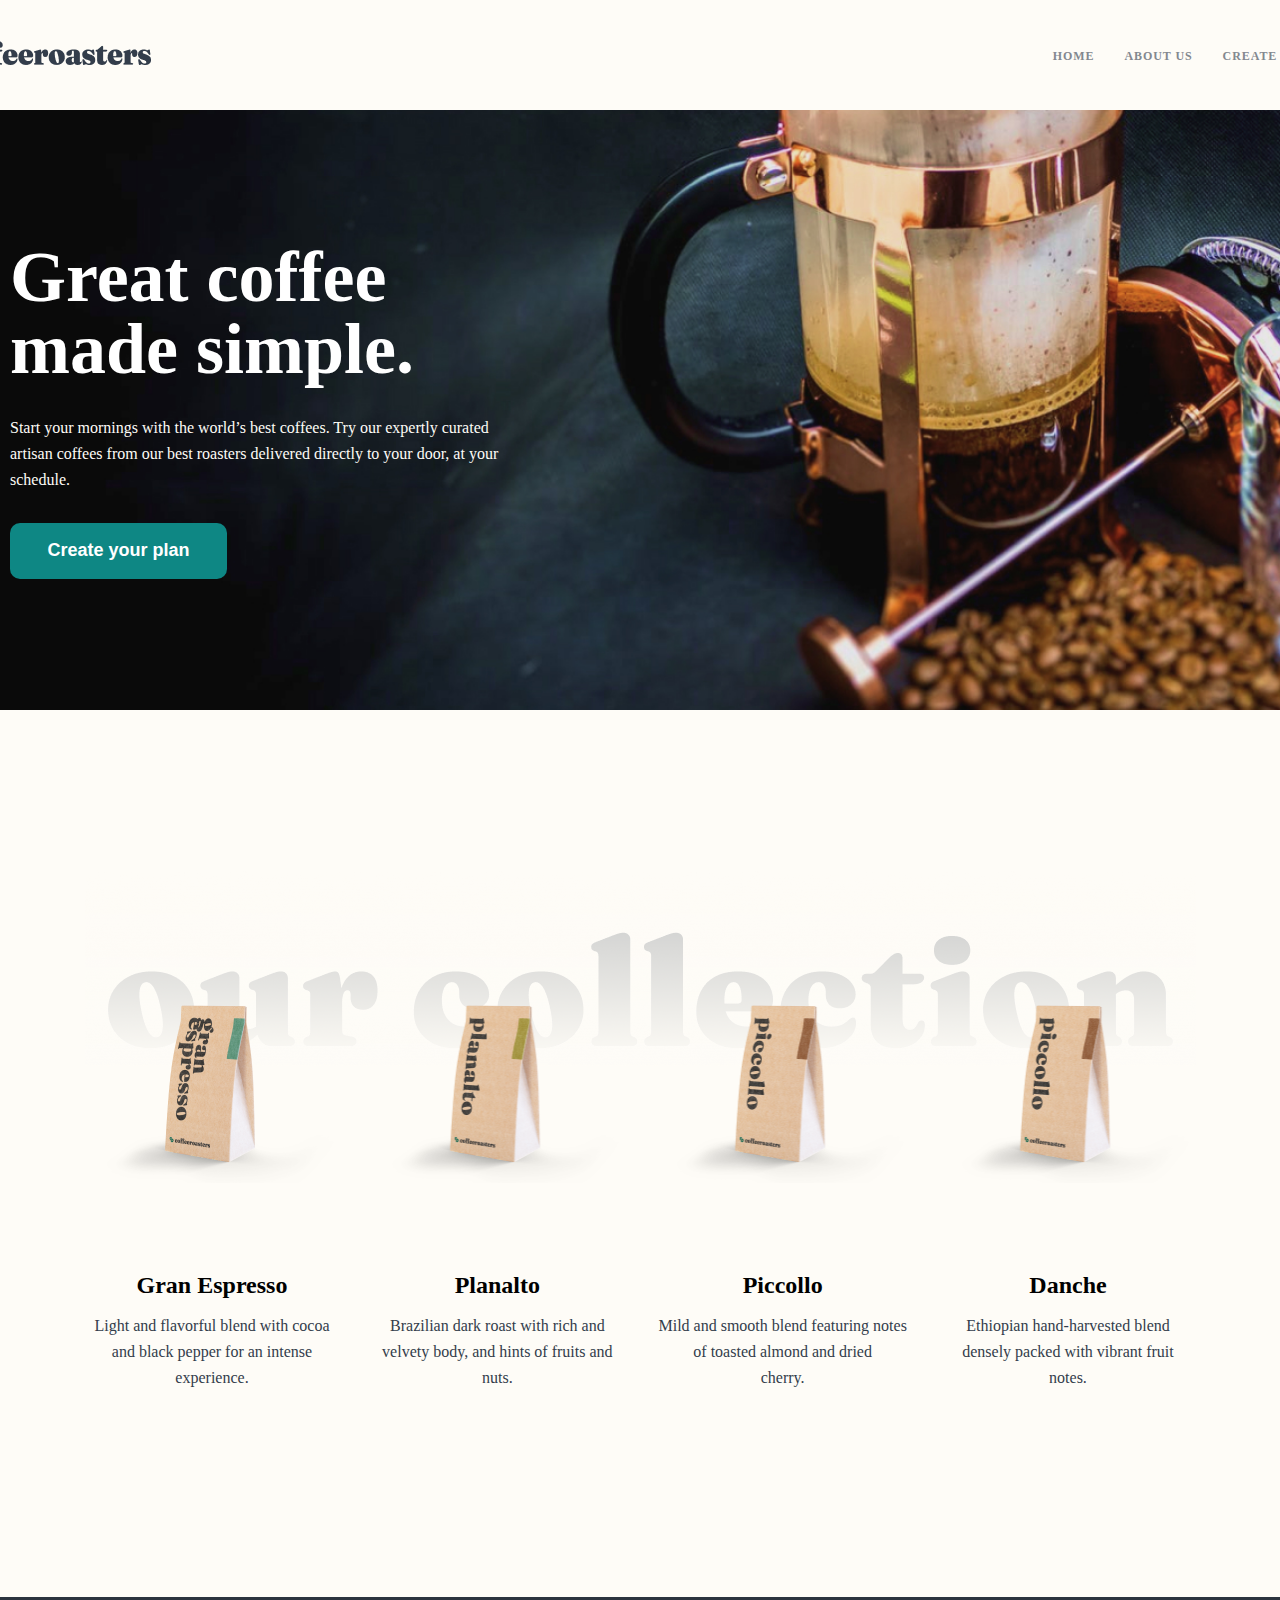
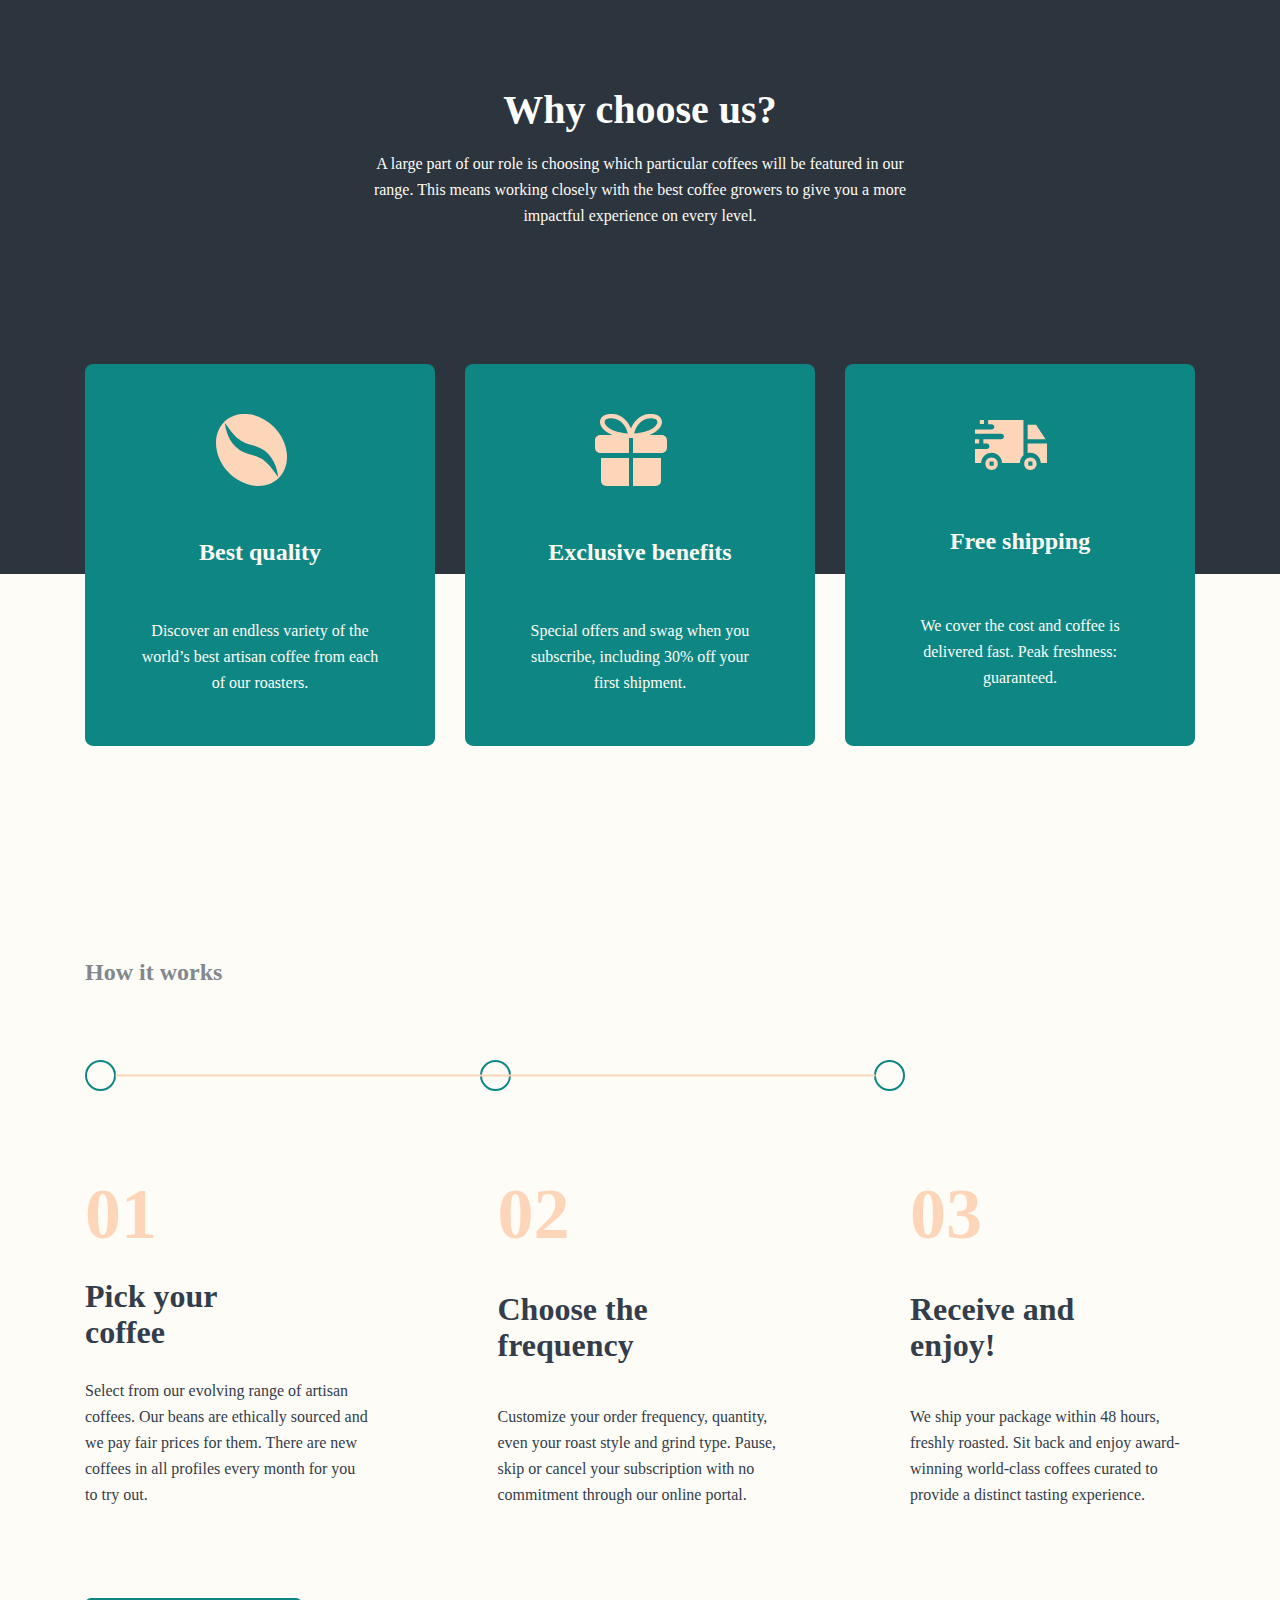
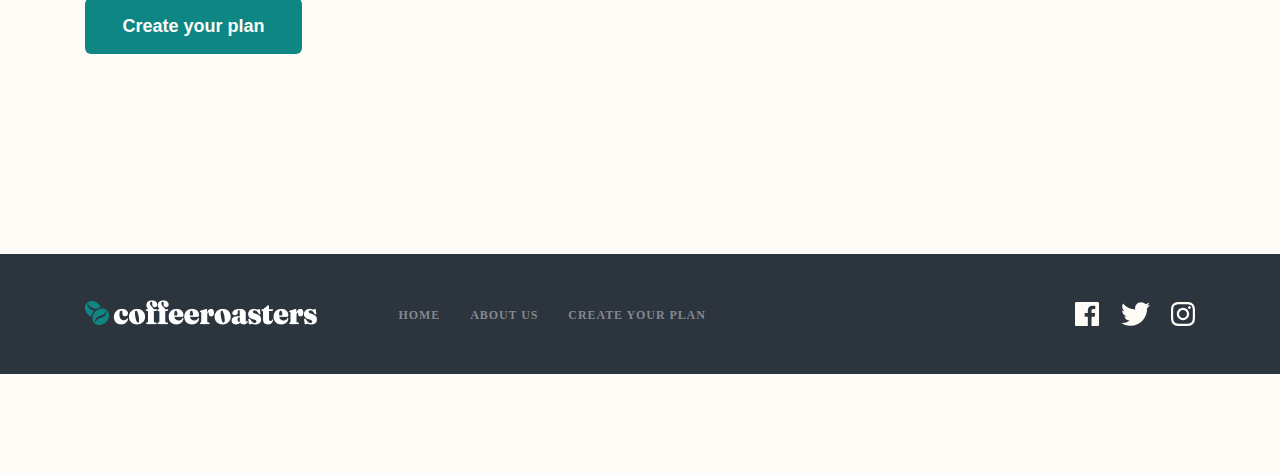
<file: index.html>
<!DOCTYPE html>
<html lang="en">

<head>
    <meta charset="UTF-8">
    <meta name="viewport" content="width=device-width, initial-scale=1.0">
    <title>Document</title>
    <link rel="stylesheet" href="Home.css">
    <link rel="preconnect" href="https://fonts.googleapis.com">
    <link rel="preconnect" href="https://fonts.gstatic.com" crossorigin>
    <link href="https://fonts.googleapis.com/css2?family=Roboto:ital,wght@0,100..900;1,100..900&display=swap"
        rel="stylesheet">
</head>

<body>
    <div class="container">
        <div class="nav">
            <div class="logo">
                <img src="../images/Combined Shape.png" alt="">
                <img src="../images/coffeeroasters.png" alt="">
            </div>
            <div class="xref">
                <ul>
                    <li>
                        <a href="index.html">HOME</a>
                    </li>
                    <li>
                        <a href="About.html">ABOUT US</a>
                    </li>
                    <li>
                        <a href="Create your plan.html">Create your plan</a>
                    </li>
                </ul>
            </div>
        </div>
        <div class="content">
            <div class="cart">
                <h1>Great coffee
                    made simple.</h1>
                <p>Start your mornings with the world’s best coffees. Try our expertly curated artisan coffees from our
                    best roasters delivered directly to your door, at your schedule.</p>
                <button><a href="Create your plan.html">Create your plan</a></button>
            </div>
        </div>
        <div class="content2">
            <div class="bg-collection">
                <img src="../images/Group 13.png" alt="">
            </div>
        </div>
        <div class="content3">
            <div class="wrapper">
                <div class="cart2">
                    <img src="../images/kopi1 copy.png" alt="">
                </div>
                <div class="cart2">
                    <img src="../images/kopi2.png" alt="">
                </div>
                <div class="cart2">
                    <img src="../images/kopi3.png" alt="">
                </div>
                <div class="cart2">
                    <img src="../images/kopi3.png" alt="">
                </div>
            </div>
        </div>
        <div class="content4">
            <div class="wrapper2">
                <div class="cart3">
                    <h1>Gran Espresso</h1>
                    <p>Light and flavorful blend with cocoa and black pepper for an intense experience.</p>
                </div>
                <div class="cart3">
                    <h1>Planalto</h1>
                    <p>Brazilian dark roast with rich and velvety body, and hints of fruits and nuts.</p>
                </div>
                <div class="cart3">
                    <h1>Piccollo</h1>
                    <p>Mild and smooth blend featuring notes of toasted almond and dried <br>cherry.</p>
                </div>
                <div class="cart3">
                    <h1>Danche</h1>
                    <p>Ethiopian hand-harvested blend densely packed with vibrant fruit <br> notes.</p>
                </div>
            </div>
        </div>
        <div class="content5">
            <div class="wrapper3">
                <h1>Why choose us?</h1>
                <p>A large part of our role is choosing which particular coffees will be featured
                    in our range. This means working closely with the best coffee growers to give
                    you a more impactful experience on every level.</p>
            </div>
        </div>
        <div class="content6">
            <div class="wrapper4">
                <div class="cart4">
                    <img src="../images/coffee-bean.svg" alt="">
                    <h1>Best quality</h1>
                    <p>Discover an endless variety of the <br> world’s best artisan coffee from each <br> of our
                        roasters.</p>
                </div>
                <div class="cart4">
                    <img src="../images/Combined Shape.svg" alt="">
                    <h1>Exclusive benefits</h1>
                    <p>Special offers and swag when you <br> subscribe, including 30% off your <br> first shipment.</p>
                </div>
                <div class="cart4">
                    <img src="../images/Combined Shape (1).svg" alt="">
                    <h1>Free shipping</h1>
                    <p>We cover the cost and coffee is <br> delivered fast. Peak freshness: <br> guaranteed.</p>
                </div>
            </div>
        </div>
        <div class="content7">
            <div class="wrapper5">
                <div class="how">
                    <h1>How it works</h1>
                </div>
                <div class="content7-line">
                    <img src="../images/Oval.svg" alt="">
                    <img src="../images/Oval.svg" alt="">
                    <img src="../images/Oval.svg" alt="">
                </div>
                <div class="content7-line2">
                    <img src="../images/Path 2.png" alt="">
                </div>
            </div>
        </div>
        <div class="content8">
            <div class="wrapper6">
                <div class="cart5">
                    <h1>01</h1>
                    <span>
                        <h1>Pick your <br>
                            coffee</h1>
                    </span>
                    <p>Select from our evolving range of artisan coffees. Our beans are ethically sourced and we pay
                        fair prices for them. There are new coffees in all profiles every month for you to try out.</p>
                </div>
                <div class="cart5">
                    <h1>02</h1>
                    <span>
                        <h1>Choose the frequency</h1>
                    </span>
                    <p>Customize your order frequency, quantity, even your roast style and grind type. Pause, skip or
                        cancel your subscription with no commitment through our online portal.</p>
                </div>
                <div class="cart5">
                    <h1>03</h1>
                    <span>
                        <h1>Receive and <br> enjoy!</h1>
                    </span>
                    <p>We ship your package within 48 hours, freshly roasted. Sit back and enjoy award-winning
                        world-class coffees curated to provide a distinct tasting experience.</p>
                </div>
            </div>
        </div>
        <div class="content9">
            <div class="content9-button">
                <button><a href="Create your plan.html">Create your plan</a></button>
            </div>
        </div>
        <div class="content10">
            <div class="wrapper7">
                <div class="cart6">
                    <div class="logo2">
                        <img src="../images/Combined Shape.png" alt="">
                        <img src="../images/coffeeroasters (1).png" alt="">
                    </div>
                    <div class="xref2">
                        <ul>
                            <li>
                                <a href="index.html">HOME</a>
                            </li>
                            <li>
                                <a href="About.html">ABOUT US</a>
                            </li>
                            <li>
                                <a href="Create.html">Create your plan</a>
                            </li>
                        </ul>
                    </div>
                </div>
                <div class="cart7">
                    <img src="../images/Path.svg" alt="">
                    <img src="../images/Path (1).svg" alt="">
                    <img src="../images/Shape.svg" alt="">
                </div>

            </div>
        </div>
    </div>
</body>

</html>
</file>
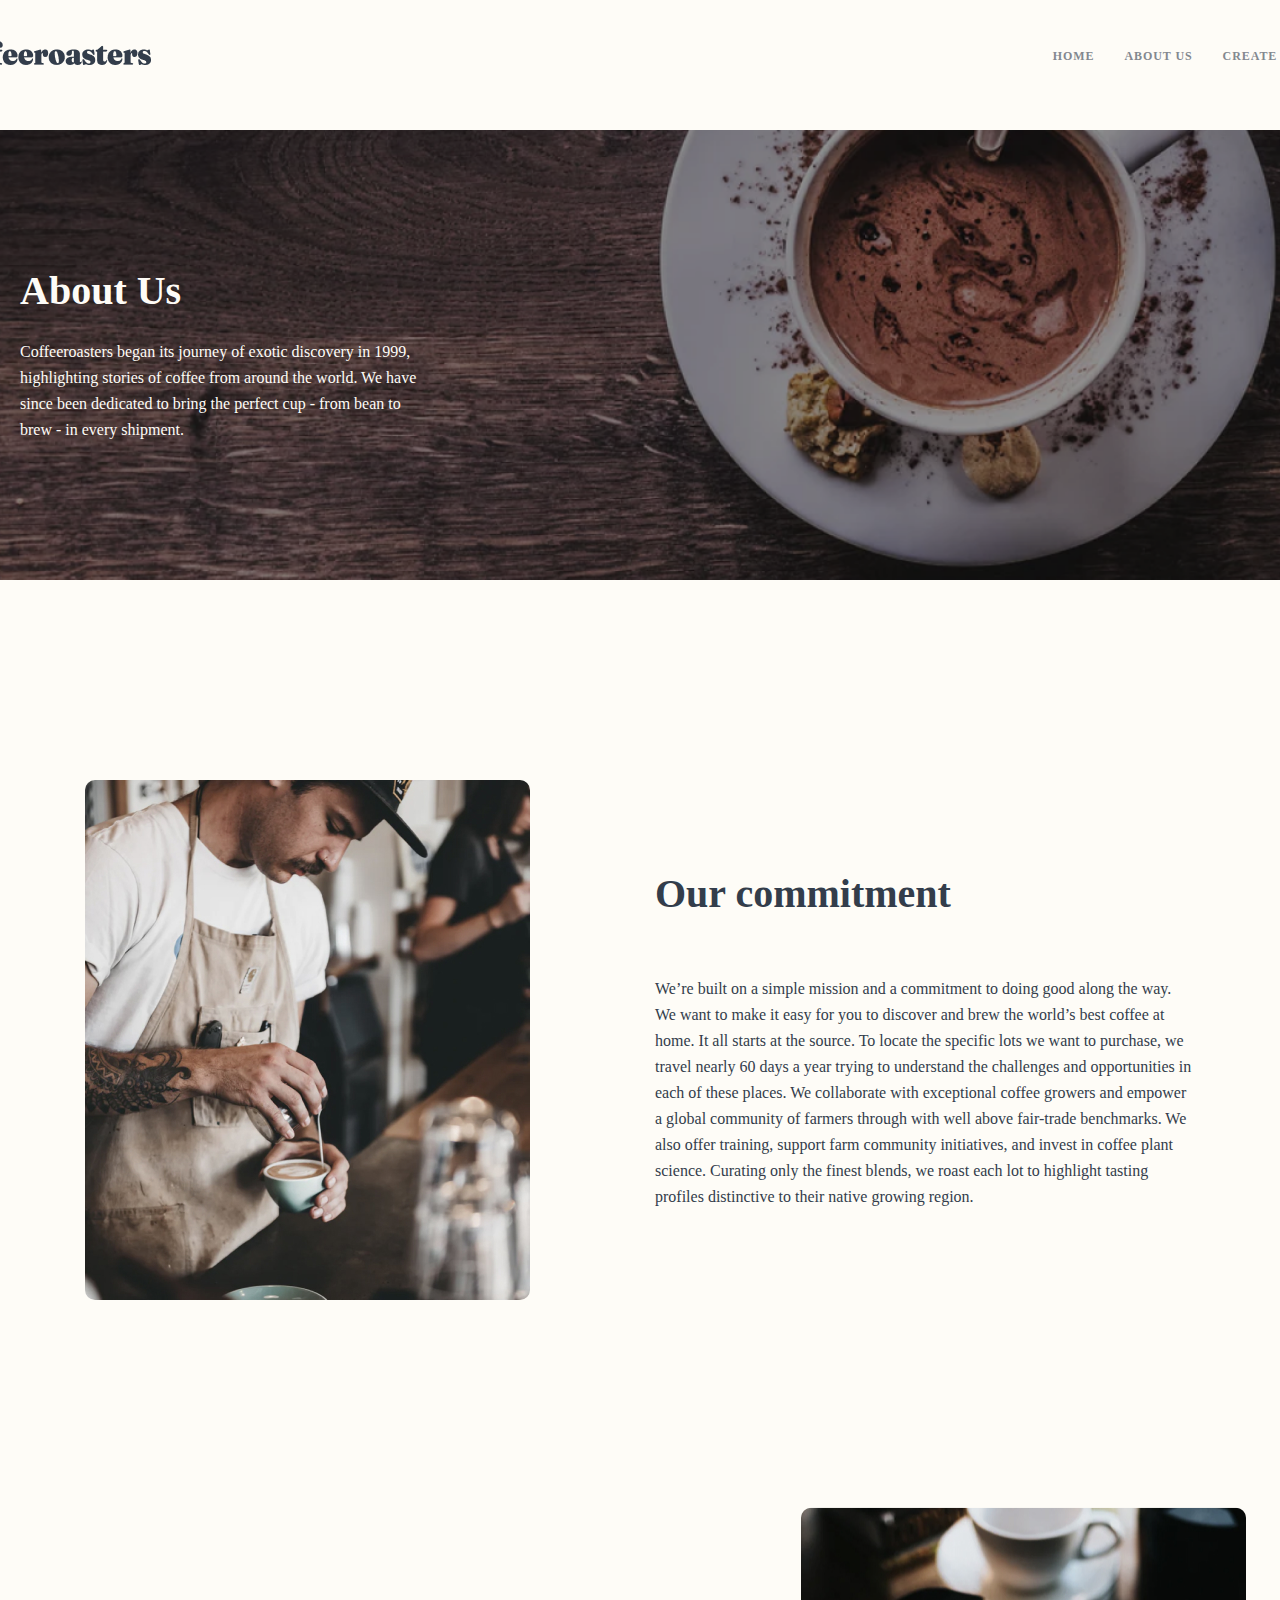
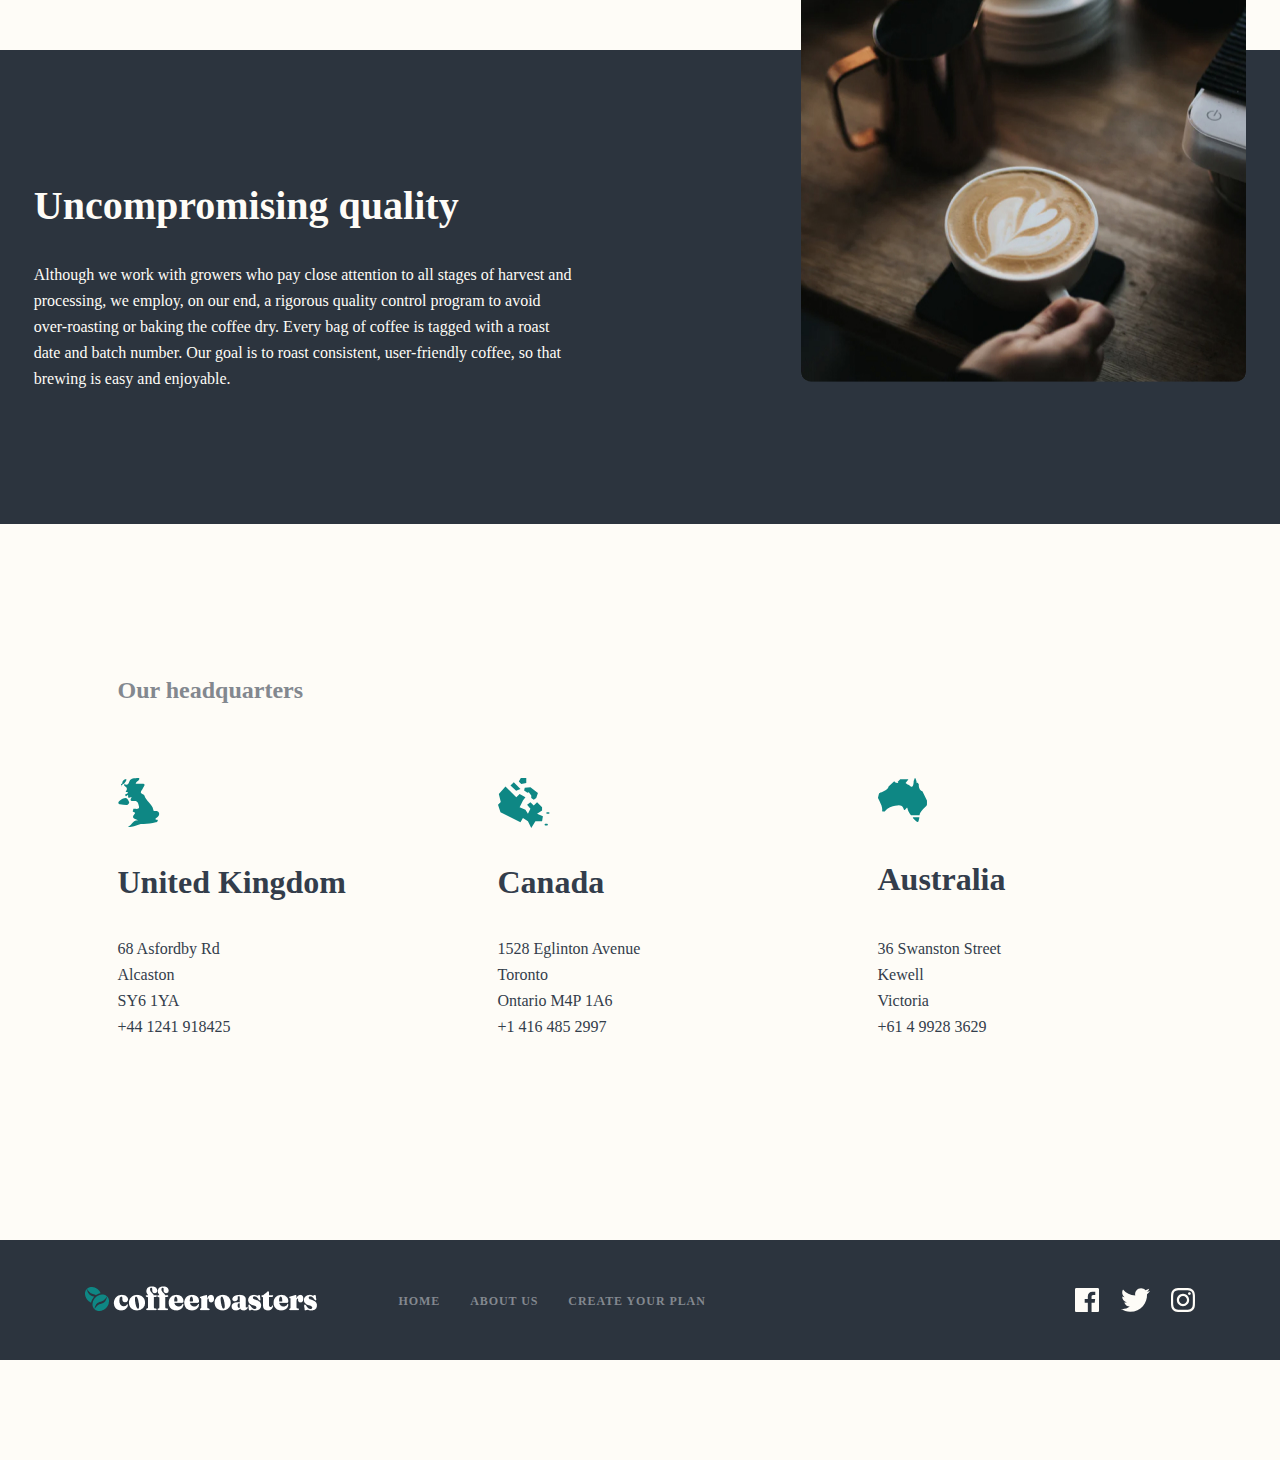
<file: About.html>
<!DOCTYPE html>
<html lang="en">

<head>
    <meta charset="UTF-8">
    <meta name="viewport" content="width=device-width, initial-scale=1.0">
    <title>Document</title>
    <link rel="stylesheet" href="../css/About.css">
    <link rel="preconnect" href="https://fonts.googleapis.com">
    <link rel="preconnect" href="https://fonts.gstatic.com" crossorigin>
    <link href="https://fonts.googleapis.com/css2?family=Roboto:ital,wght@0,100..900;1,100..900&display=swap"
        rel="stylesheet">
</head>

<body>
    <div class="container">
        <div class="nav">
            <div class="logo">
                <img src="../images/Combined Shape.png" alt="">
                <img src="../images/coffeeroasters.png" alt="">
            </div>
            <div class="xref">
                <ul>
                    <li>
                        <a href="index.html">HOME</a>
                    </li>
                    <li>
                        <a href="About.html">ABOUT US</a>
                    </li>
                    <li>
                        <a href="Create your plan.html">Create your plan</a>
                    </li>
                </ul>
            </div>
        </div>
        <div class="content">
            <div class="cart">
                <h1>About Us</h1>
                <p>Coffeeroasters began its journey of exotic discovery in 1999, highlighting stories of coffee from
                    around the world. We have <br> since been dedicated to bring the perfect cup - from bean to <br>
                    brew - in every shipment.</p>
            </div>
        </div>
        <div class="content2">
            <div class="wrapper">
                <div class="cart2">
                    <img src="../about-img/Bitmap (1).jpg" alt="">
                </div>
                <div class="cart3">
                    <h1>Our commitment</h1>
                    <p>We’re built on a simple mission and a commitment to doing good along the way. We want to make it
                        easy for you to discover and brew the world’s best coffee at home. It all starts at the source.
                        To locate the specific lots we want to purchase, we travel nearly 60 days a year trying to
                        understand the challenges and opportunities in each of these places. We collaborate with
                        exceptional coffee growers and empower a global community of farmers through with well above
                        fair-trade benchmarks. We also offer training, support farm community initiatives, and invest in
                        coffee plant science. Curating only the finest blends, we roast each lot to highlight tasting
                        profiles distinctive to their native growing region.</p>
                </div>
            </div>
        </div>
        <div class="content3">
            <div class="cart4">
                <h1>Uncompromising quality</h1>
                <p>Although we work with growers who pay close attention to all stages of harvest and processing, we
                    employ, on our end, a rigorous quality control program to avoid over-roasting or baking the coffee
                    dry. Every bag of coffee is tagged with a roast date and batch number. Our goal is to roast
                    consistent, user-friendly coffee, so that brewing is easy and enjoyable.</p>
            </div>
            <div class="cart5">
                <img src="../about-img/Bitmap (2).jpg" alt="">
            </div>
        </div>
        <div class="content4">
            <div class="wrapper2">
                <h1>Our headquarters</h1>
                <div class="wrapper2-cart">
                    <div class="cart6">
                        <img src="../about-img/Combined Shape (3).svg" alt="">
                        <h1>United Kingdom</h1>
                        <p>68 Asfordby Rd <br>
                            Alcaston <br>
                            SY6 1YA <br>
                            +44 1241 918425</p>
                    </div>
                    <div class="cart6">
                        <img src="../about-img/Combined Shape (4).svg" alt="">
                        <h1>Canada</h1>
                        <p>1528 Eglinton Avenue <br>
                            Toronto <br>
                            Ontario M4P 1A6 <br>
                            +1 416 485 2997</p>
                    </div>
                    <div class="cart6">
                        <img src="../about-img/Combined Shape (5).svg" alt="">
                        <h1>Australia</h1>
                        <p>36 Swanston Street <br>
                            Kewell <br>
                            Victoria <br>
                            +61 4 9928 3629</p>
                    </div>
                </div>
            </div>
        </div>
        <div class="content5">
            <div class="wrapper7">
                <div class="cart8">
                    <div class="logo2">
                        <img src="../images/Combined Shape.png" alt="">
                        <img src="../images/coffeeroasters (1).png" alt="">
                    </div>
                    <div class="xref2">
                        <ul>
                            <li>
                                <a href="index.html">HOME</a>
                            </li>
                            <li>
                                <a href="About.html">ABOUT US</a>
                            </li>
                            <li>
                                <a href="Create your plan.html">Create your plan</a>
                            </li>
                        </ul>
                    </div>
                </div>
                <div class="cart7">
                    <img src="../images/Path.svg" alt="">
                    <img src="../images/Path (1).svg" alt="">
                    <img src="../images/Shape.svg" alt="">
                </div>

            </div>
        </div>
    </div>
</body>

</html>
</file>
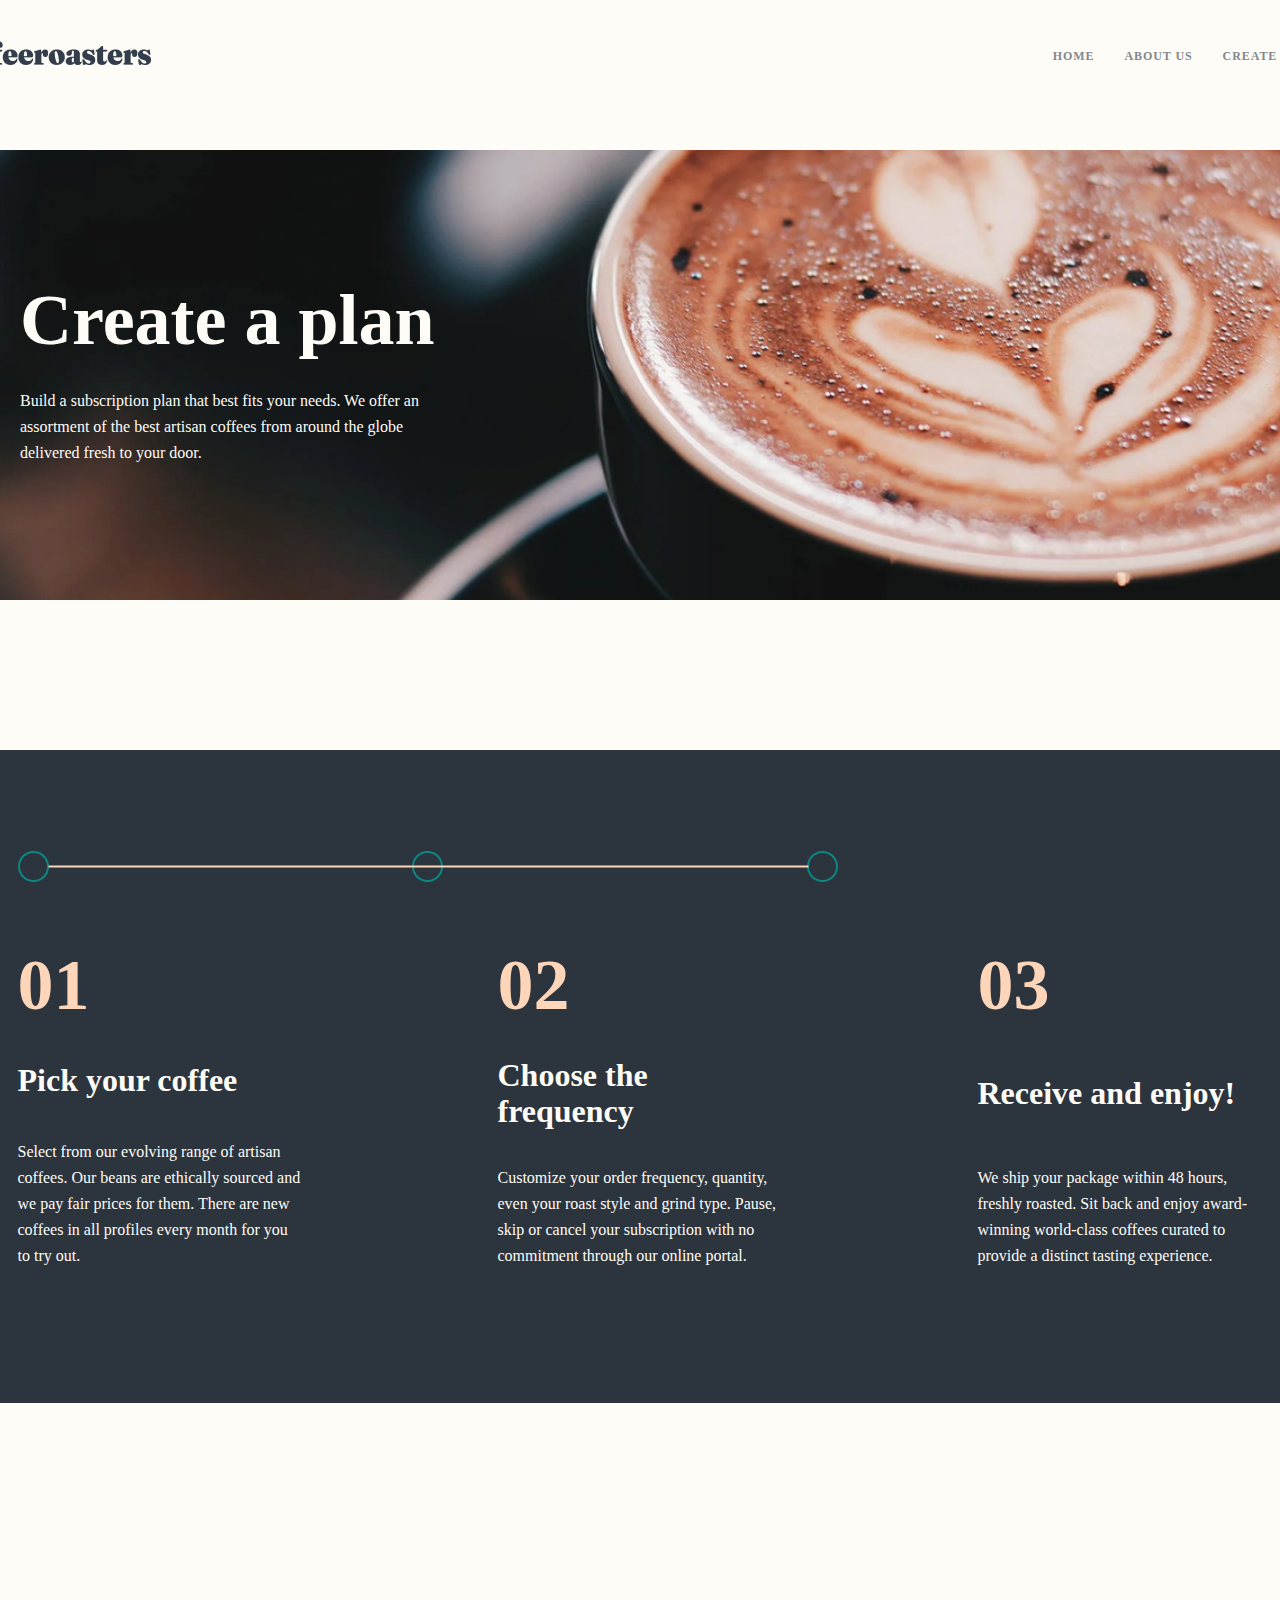
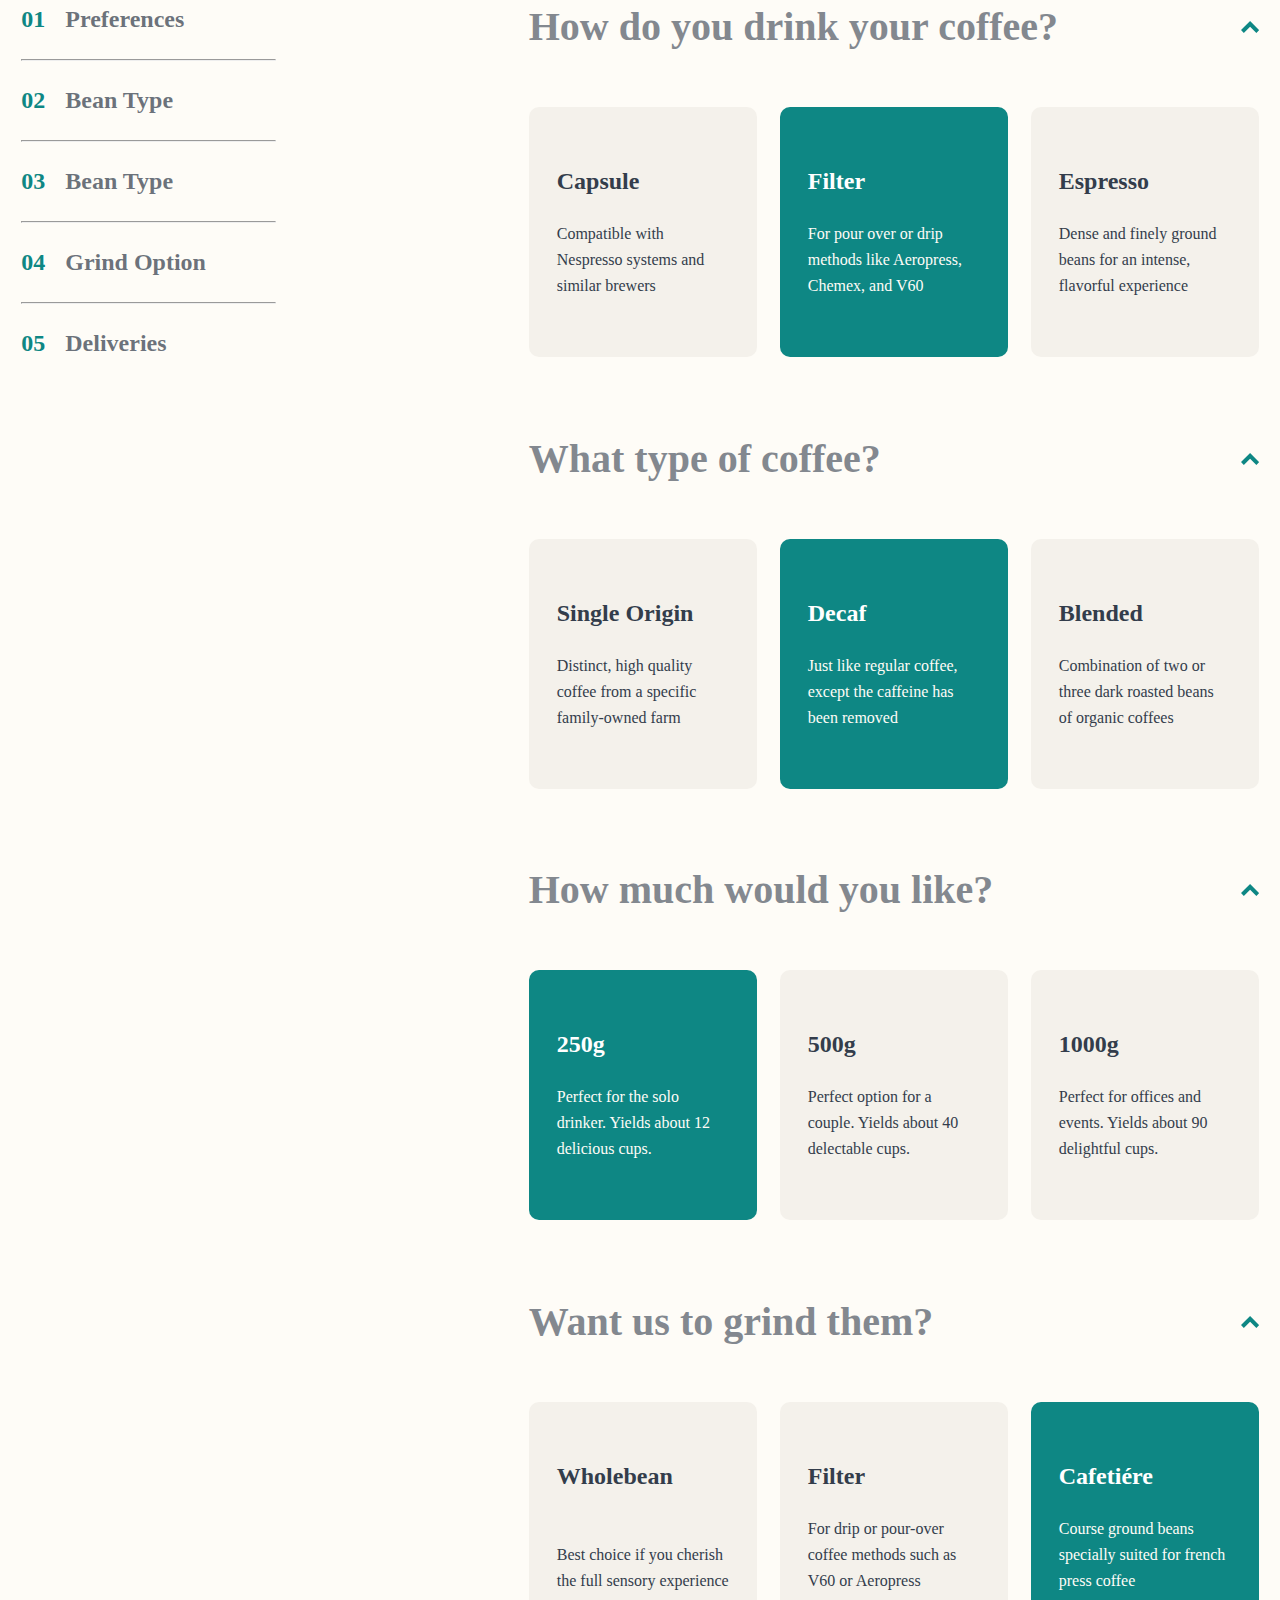
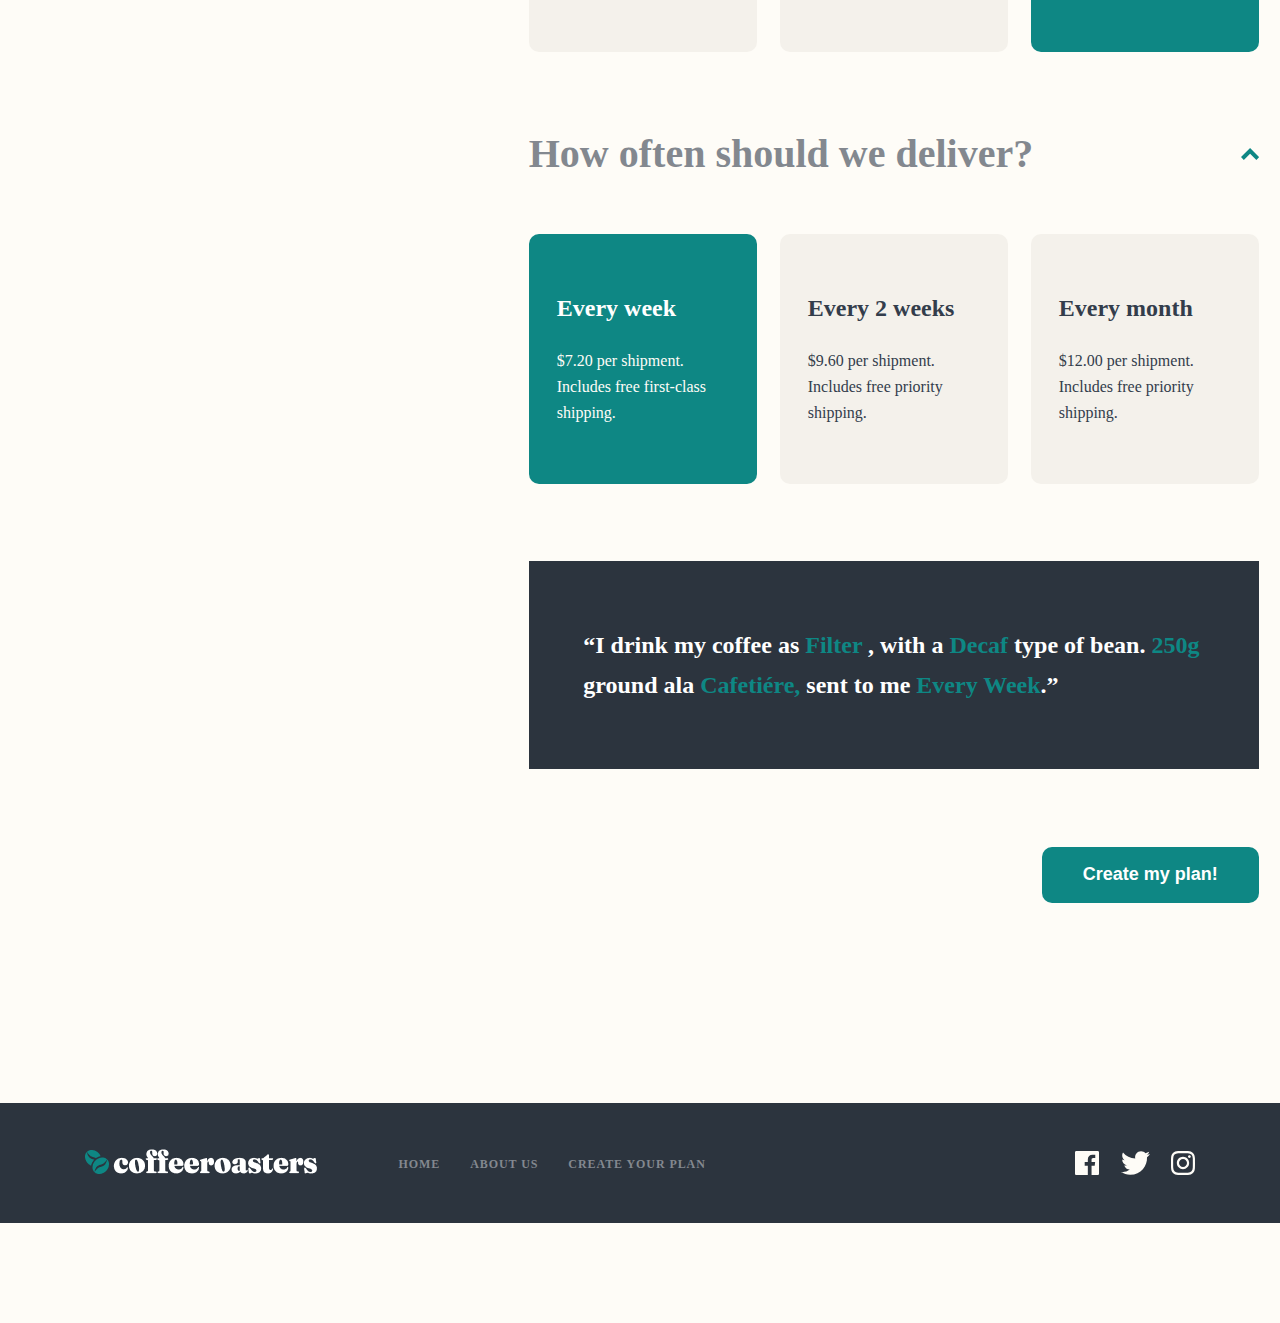
<file: Create your plan.html>
<!DOCTYPE html>
<html lang="en">

<head>
    <meta charset="UTF-8">
    <meta name="viewport" content="width=device-width, initial-scale=1.0">
    <title>Coffeeroasters</title>
    <link rel="stylesheet" href="../css/Create your plan.css">
    <link rel="preconnect" href="https://fonts.googleapis.com">
    <link rel="preconnect" href="https://fonts.gstatic.com" crossorigin>
    <link href="https://fonts.googleapis.com/css2?family=Roboto:ital,wght@0,100..900;1,100..900&display=swap"
        rel="stylesheet">
</head>

<body>
    <div class="container">
        <div class="nav">
            <div class="logo">
                <img src="../images/Combined Shape.png" alt="">
                <img src="../images/coffeeroasters.png" alt="">
            </div>
            <div class="xref">
                <ul>
                    <li>
                        <a href="index.html">HOME</a>
                    </li>
                    <li>
                        <a href="About.html">ABOUT US</a>
                    </li>
                    <li>
                        <a href="Create your plan.html">Create your plan</a>
                    </li>
                </ul>
            </div>
        </div>
        <div class="content">
            <div class="cart">
                <h1>Create a plan</h1>
                <p>Build a subscription plan that best fits your needs. We offer an <br> assortment of the best artisan
                    coffees from around the globe <br> delivered fresh to your door.</p>
            </div>
        </div>
        <div class="content2">
            <div class="content2-wrapper">
                <div class="line-wrapper">
                    <div class="content2-line">
                        <img src="../create-img/Oval.png" alt="">
                        <img src="../create-img/Oval.png" alt="">
                        <img src="../create-img/Oval.png" alt="">
                    </div>
                    <div class="content2-line2">
                        <img src="../images/Path 2.png" alt="">
                    </div>
                </div>
                <div class="wrapper">
                    <div class="cart2">
                        <h1>01</h1>
                        <span>
                            <h1>Pick your
                                coffee</h1>
                        </span>
                        <p>Select from our evolving range of artisan coffees. Our beans are ethically
                            sourced and we pay fair prices for them. There are new coffees in all profiles
                            every month for you to try out.</p>
                    </div>
                    <div class="cart2">
                        <h1>02</h1>
                        <span>
                            <h1>Choose the frequency</h1>
                        </span>
                        <p>Customize your order frequency, quantity, even your roast style and grind type. Pause, skip
                            or cancel your subscription with no commitment through our online portal.</p>
                    </div>
                    <div class="cart2">
                        <h1>03</h1>
                        <span>
                            <h1>Receive and enjoy!</h1>
                        </span>
                        <p>We ship your package within 48 hours, freshly roasted. Sit back and enjoy award-winning
                            world-class coffees curated to provide a distinct tasting experience.</p>
                    </div>
                </div>
            </div>
        </div>
        <div class="content3">
            <div class="content3-cart">
                <div class="wrapper2">
                    <div class="cart3">
                        <h1>01</h1>
                        <span>
                            <h1>Preferences</h1>
                        </span>
                    </div>
                    <hr>
                    <div class="cart3">
                        <h1>02</h1>
                        <span>
                            <h1>Bean Type</h1>
                        </span>
                    </div>
                    <hr>
                    <div class="cart3">
                        <h1>03</h1>
                        <span>
                            <h1>Bean Type</h1>
                        </span>
                    </div>
                    <hr>
                    <div class="cart3">
                        <h1>04</h1>
                        <span>
                            <h1>Grind Option</h1>
                        </span>
                    </div>
                    <hr>
                    <div class="cart3">
                        <h1>05</h1>
                        <span>
                            <h1>Deliveries</h1>
                        </span>
                    </div>
                </div>
            </div>
            <div class="content3-cart2">
                <div class="content3-cart2-wrapper">
                    <div class="tex-wrapper">
                        <h1>How do you drink your coffee?</h1>
                        <img src="../create-img/Path 2.svg" alt="">
                    </div>
                    <div class="wrapper3">
                        <div class="cart4">
                            <div class="cart4-tex">
                                <h1>Capsule</h1>
                                <p>Compatible with Nespresso systems and similar brewers</p>
                            </div>
                        </div>
                        <div class="cart5">
                            <div class="cart4-tex">
                                <h1>Filter</h1>
                                <p>For pour over or drip methods like Aeropress, Chemex, and V60</p>
                            </div>
                        </div>
                        <div class="cart4">
                            <div class="cart4-tex">
                                <h1>Espresso</h1>
                                <p>Dense and finely ground beans for an intense, flavorful experience</p>
                            </div>
                        </div>
                    </div>

                </div>
                <div class="content3-cart2-wrapper">
                    <div class="tex-wrapper">
                        <h1>What type of coffee?</h1>
                        <img src="../create-img/Path 2.svg" alt="">
                    </div>
                    <div class="wrapper3">
                        <div class="cart4">
                            <div class="cart4-tex">
                                <h1>Single Origin</h1>
                                <p>Distinct, high quality coffee from a specific family-owned farm</p>
                            </div>
                        </div>
                        <div class="cart5">
                            <div class="cart4-tex">
                                <h1>Decaf</h1>
                                <p>Just like regular coffee, except the caffeine has been removed</p>
                            </div>
                        </div>
                        <div class="cart4">
                            <div class="cart4-tex">
                                <h1>Blended</h1>
                                <p>Combination of two or three dark roasted beans of organic coffees</p>
                            </div>
                        </div>
                    </div>

                </div>
                <div class="content3-cart2-wrapper">
                    <div class="tex-wrapper">
                        <h1>How much would you like?</h1>
                        <img src="../create-img/Path 2.svg" alt="">
                    </div>
                    <div class="wrapper3">
                        <div class="cart5">
                            <div class="cart4-tex">
                                <h1>250g</h1>
                                <p>Perfect for the solo drinker. Yields about 12 delicious cups.</p>
                            </div>
                        </div>
                        <div class="cart4">
                            <div class="cart4-tex">
                                <h1>500g</h1>
                                <p>Perfect option for a couple. Yields about 40 delectable cups.</p>
                            </div>
                        </div>

                        <div class="cart4">
                            <div class="cart4-tex">
                                <h1>1000g</h1>
                                <p>Perfect for offices and events. Yields about 90 delightful cups.</p>
                            </div>
                        </div>
                    </div>


                </div>
                <div class="content3-cart2-wrapper">
                    <div class="tex-wrapper">
                        <h1>Want us to grind them?</h1>
                        <img src="../create-img/Path 2.svg" alt="">
                    </div>
                    <div class="wrapper3">
                        <div class="cart4">
                            <div class="cart4-tex">
                                <h1>Wholebean</h1>
                                <p>Best choice if you cherish the full sensory experience</p>
                            </div>
                        </div>

                        <div class="cart4">
                            <div class="cart4-tex">
                                <h1>Filter</h1>
                                <p>For drip or pour-over coffee methods such as V60 or Aeropress</p>
                            </div>
                        </div>
                        <div class="cart5">
                            <div class="cart4-tex">
                                <h1>Cafetiére</h1>
                                <p>Course ground beans specially suited for french press coffee</p>
                            </div>
                        </div>
                    </div>
                </div>
                <div class="content3-cart2-wrapper">

                    <div class="tex-wrapper">
                        <h1>How often should we deliver?</h1>
                        <img src="../create-img/Path 2.svg" alt="">
                    </div>
                    <div class="wrapper3">
                        <div class="cart5">
                            <div class="cart4-tex">
                                <h1>Every week</h1>
                                <p>$7.20 per shipment. Includes free first-class shipping.</p>
                            </div>
                        </div>
                        <div class="cart4">
                            <div class="cart4-tex">
                                <h1>Every 2 weeks</h1>
                                <p>$9.60 per shipment. Includes free priority shipping.</p>
                            </div>
                        </div>

                        <div class="cart4">
                            <div class="cart4-tex">
                                <h1>Every month</h1>
                                <p>$12.00 per shipment. Includes free priority shipping.</p>
                            </div>
                        </div>
                    </div>

                </div>
                <div class="wrapper4">
                    <div class="cart6">
                        <h1>“I drink my coffee as <span> Filter </span>, with a <span> Decaf </span>type of bean.
                            <span> 250g </span>ground ala
                            <span> Cafetiére, </span>sent to me <span> Every Week</span>.”
                        </h1>
                    </div>
                </div>
                <div class="content3-button">
                    <button>Create my plan!</button>
                </div>

            </div>

        </div>
        <div class="content10">
            <div class="wrapper7">
                <div class="cart6">
                    <div class="logo2">
                        <img src="../images/Combined Shape.png" alt="">
                        <img src="../images/coffeeroasters (1).png" alt="">
                    </div>
                    <div class="xref2">
                        <ul>
                            <li>
                                <a href="index.html">HOME</a>
                            </li>
                            <li>
                                <a href="About.html">ABOUT US</a>
                            </li>
                            <li>
                                <a href="Create your plan.html">Create your plan</a>
                            </li>
                        </ul>
                    </div>
                </div>
                <div class="cart7">
                    <img src="../images/Path.svg" alt="">
                    <img src="../images/Path (1).svg" alt="">
                    <img src="../images/Shape.svg" alt="">
                </div>

            </div>
        </div>
    </div>
</body>

</html>
</file>
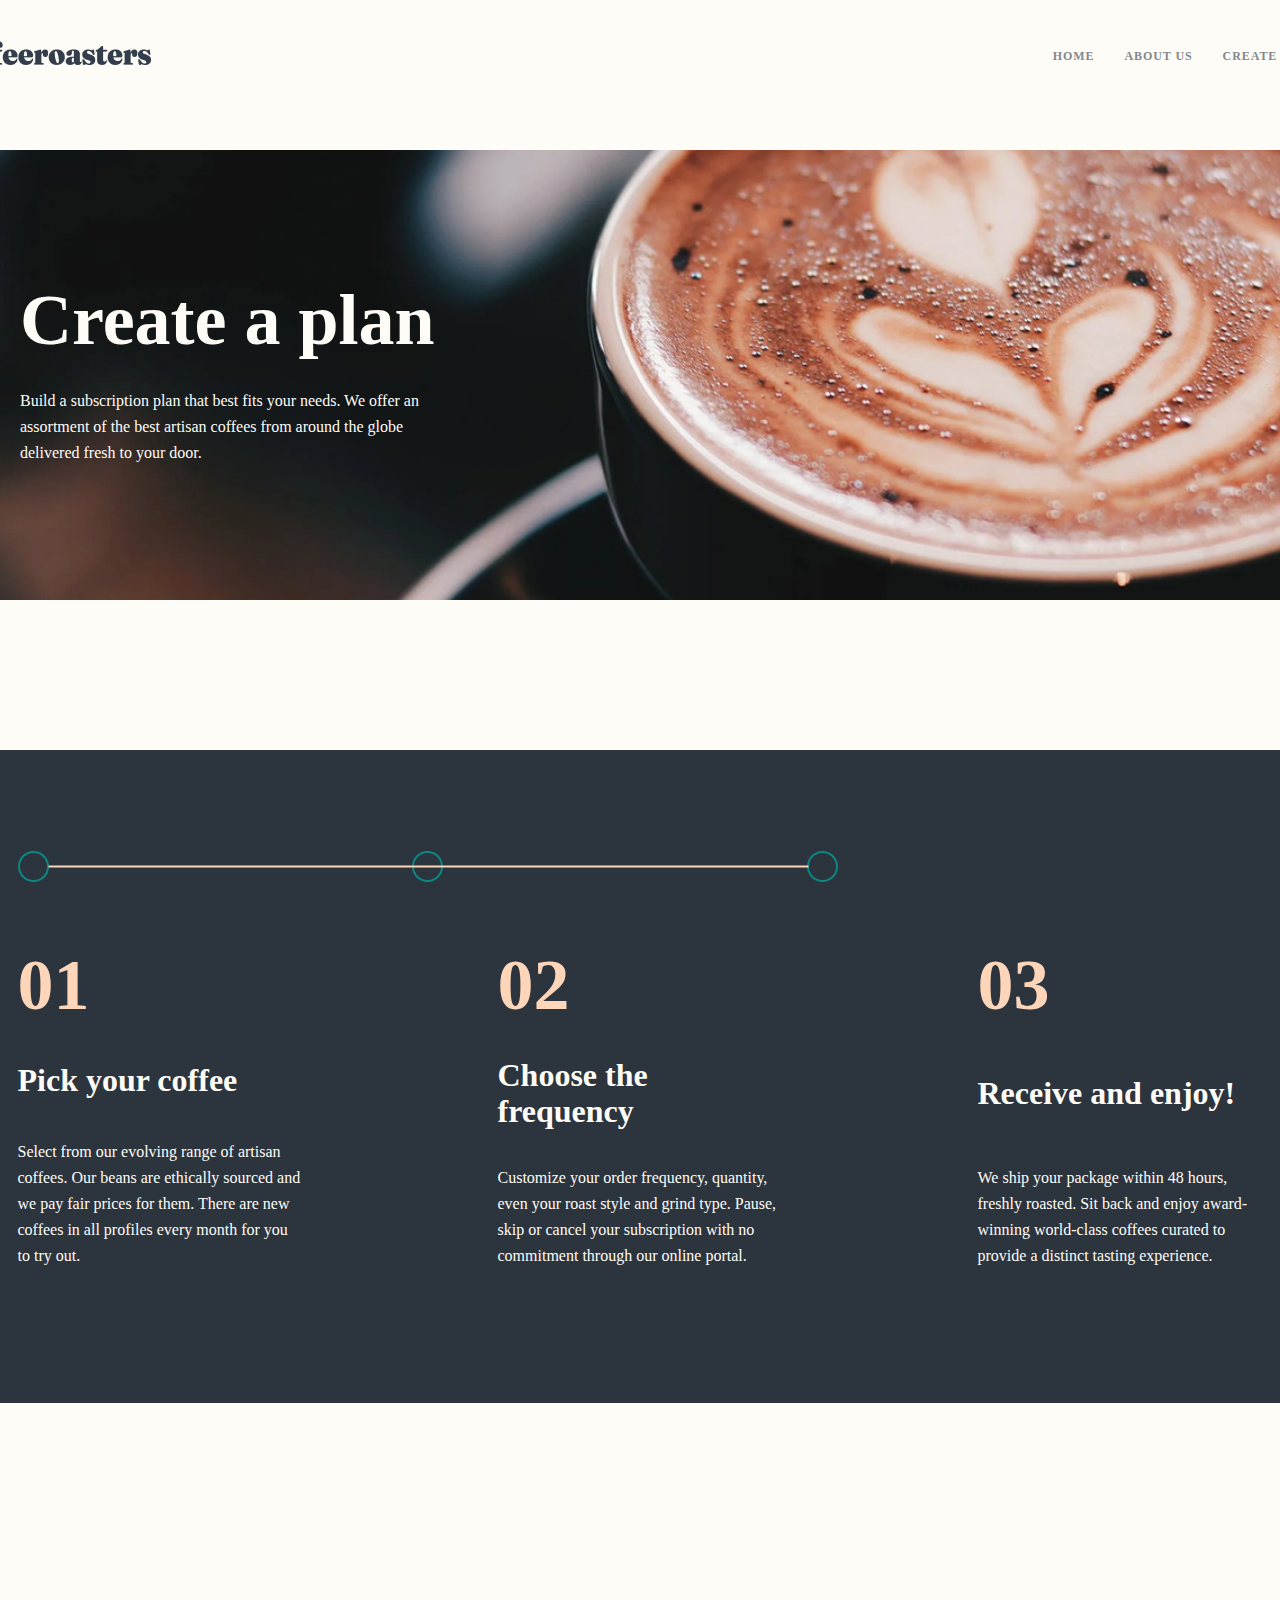
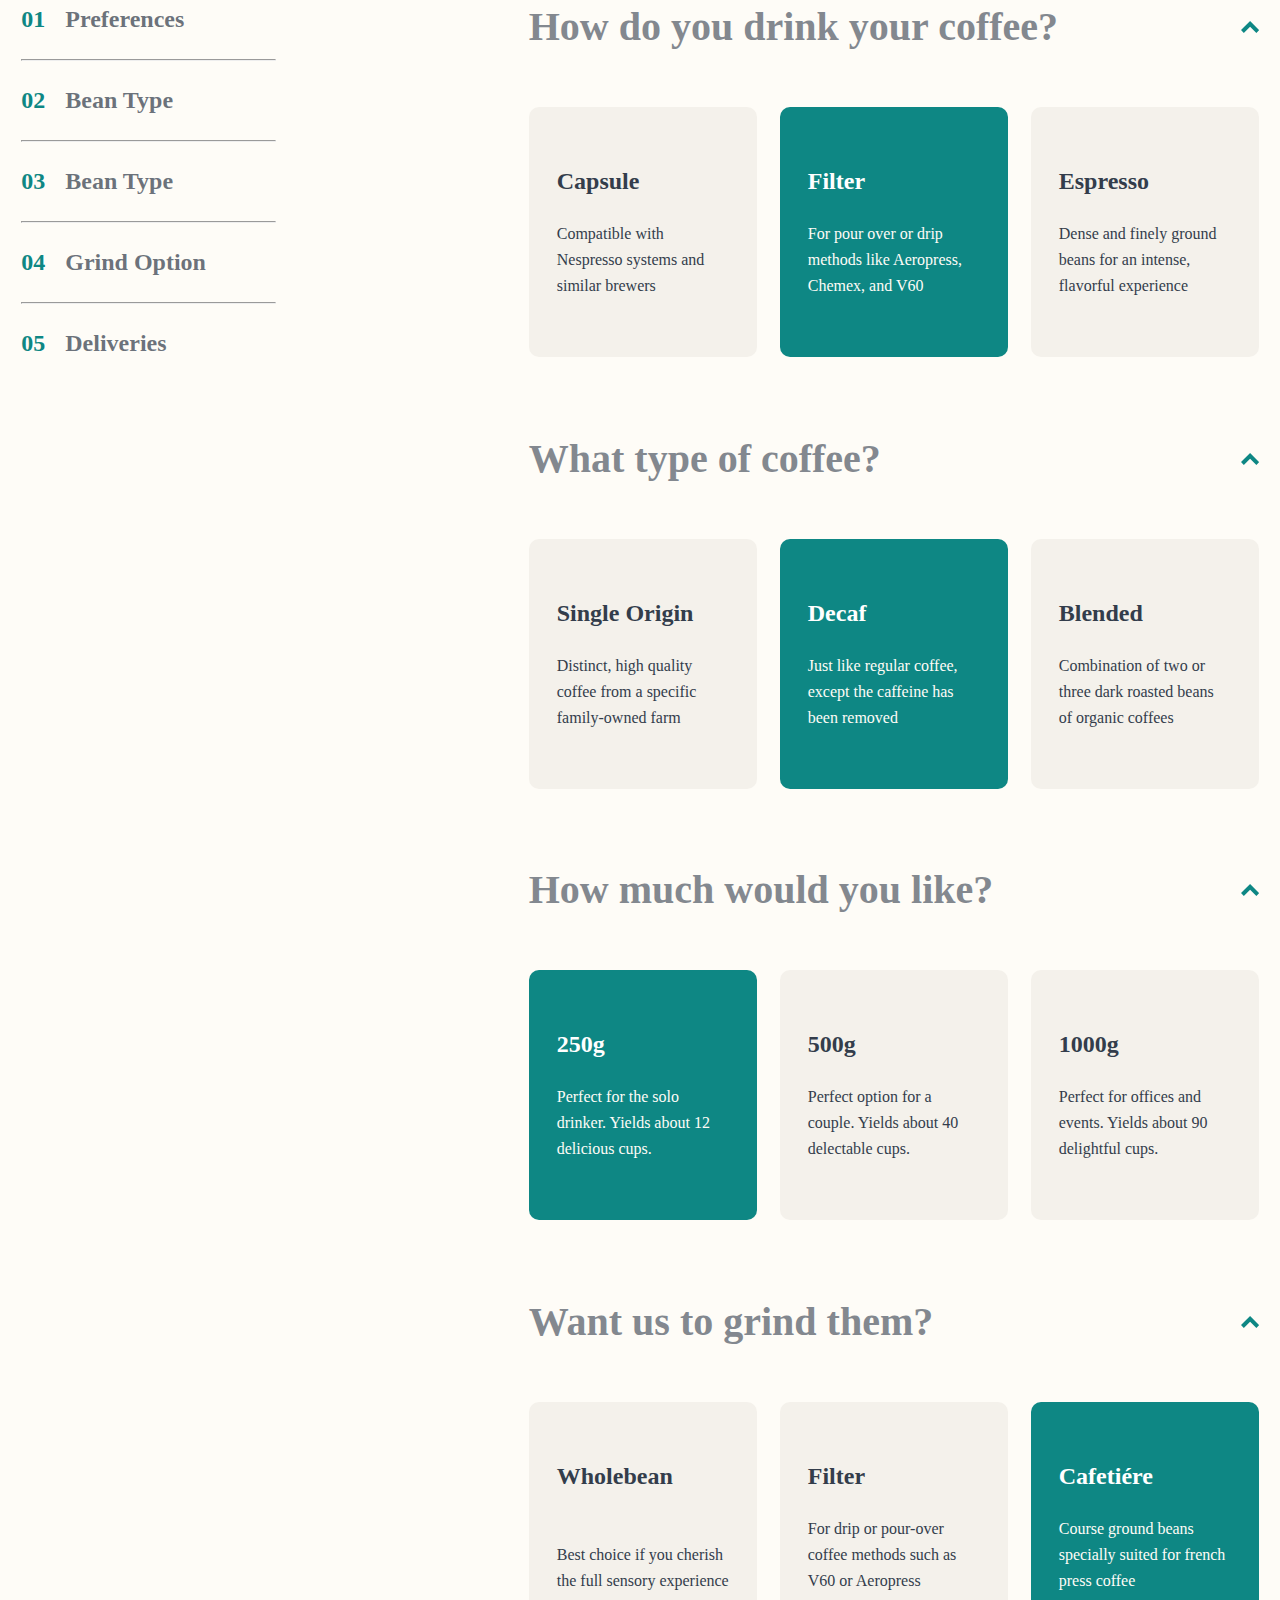
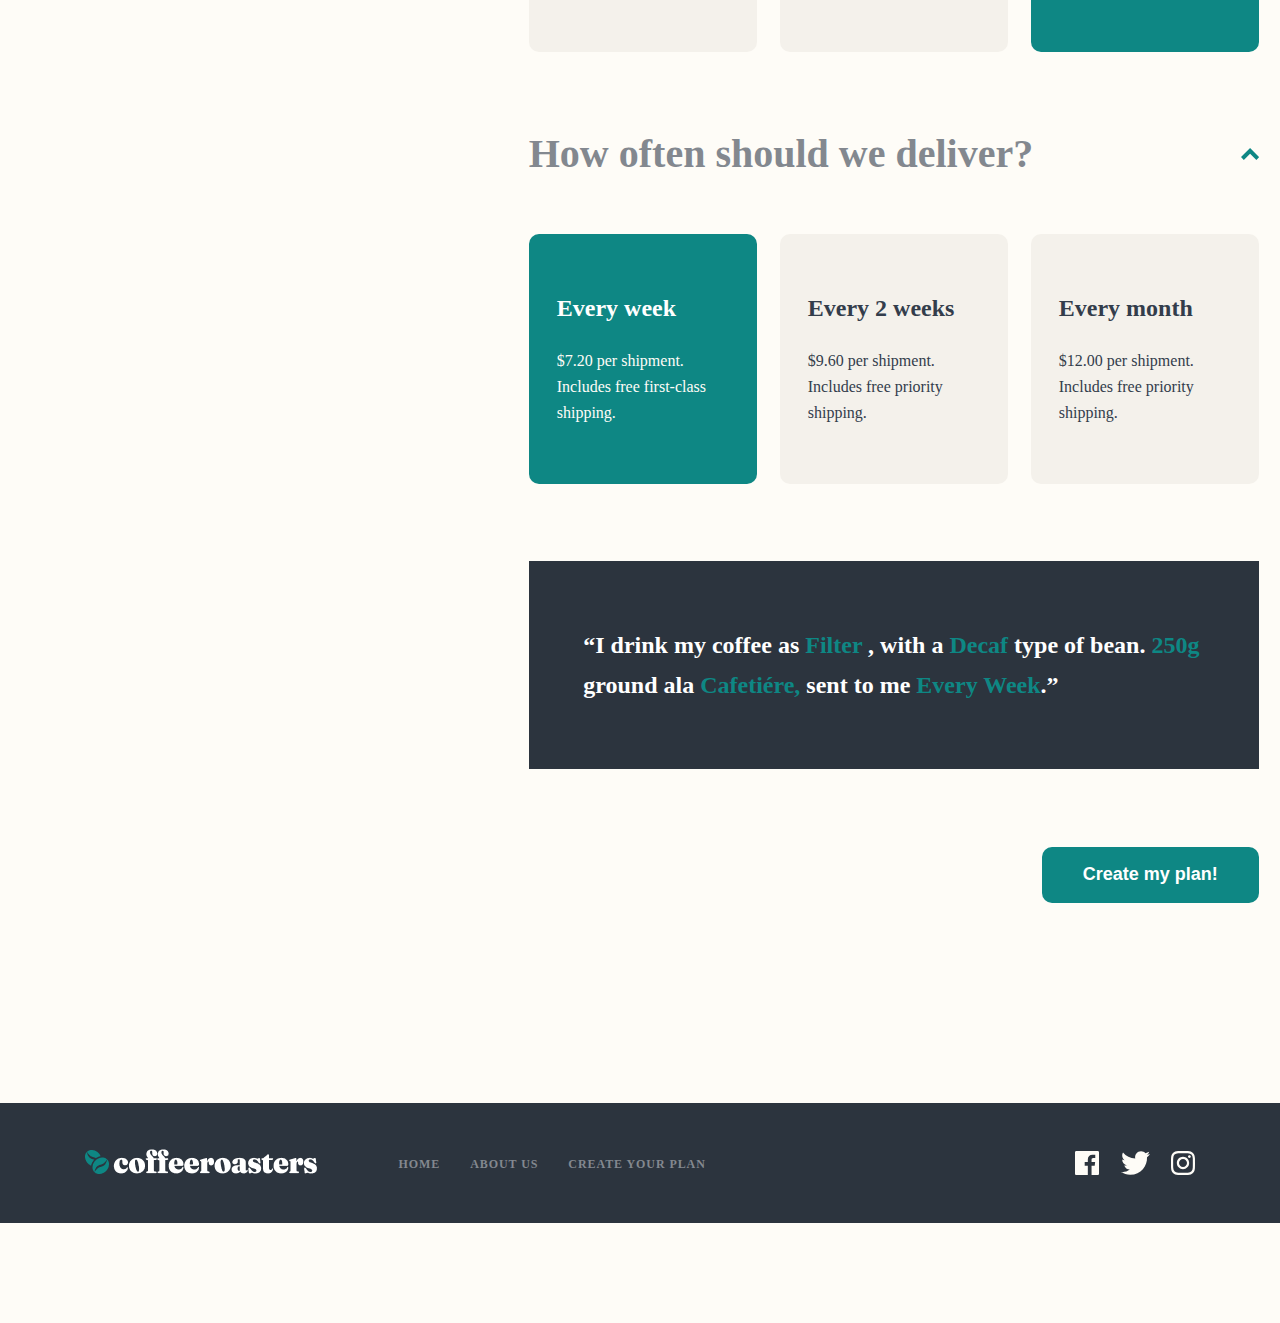
<file: Create.html>
<!DOCTYPE html>
<html lang="en">

<head>
    <meta charset="UTF-8">
    <meta name="viewport" content="width=device-width, initial-scale=1.0">
    <title>Coffeeroasters</title>
    <link rel="stylesheet" href="Greate.css">
    <link rel="preconnect" href="https://fonts.googleapis.com">
    <link rel="preconnect" href="https://fonts.gstatic.com" crossorigin>
    <link href="https://fonts.googleapis.com/css2?family=Roboto:ital,wght@0,100..900;1,100..900&display=swap"
        rel="stylesheet">
</head>

<body>
    <div class="container">
        <div class="nav">
            <div class="logo">
                <img src="../images/Combined Shape.png" alt="">
                <img src="../images/coffeeroasters.png" alt="">
            </div>
            <div class="xref">
                <ul>
                    <li>
                        <a href="index.html">HOME</a>
                    </li>
                    <li>
                        <a href="About.html">ABOUT US</a>
                    </li>
                    <li>
                        <a href="Create.html">Create your plan</a>
                    </li>
                </ul>
            </div>
        </div>
        <div class="content">
            <div class="cart">
                <h1>Create a plan</h1>
                <p>Build a subscription plan that best fits your needs. We offer an <br> assortment of the best artisan
                    coffees from around the globe <br> delivered fresh to your door.</p>
            </div>
        </div>
        <div class="content2">
            <div class="content2-wrapper">
                <div class="line-wrapper">
                    <div class="content2-line">
                        <img src="../create-img/Oval.png" alt="">
                        <img src="../create-img/Oval.png" alt="">
                        <img src="../create-img/Oval.png" alt="">
                    </div>
                    <div class="content2-line2">
                        <img src="../images/Path 2.png" alt="">
                    </div>
                </div>
                <div class="wrapper">
                    <div class="cart2">
                        <h1>01</h1>
                        <span>
                            <h1>Pick your
                                coffee</h1>
                        </span>
                        <p>Select from our evolving range of artisan coffees. Our beans are ethically
                            sourced and we pay fair prices for them. There are new coffees in all profiles
                            every month for you to try out.</p>
                    </div>
                    <div class="cart2">
                        <h1>02</h1>
                        <span>
                            <h1>Choose the frequency</h1>
                        </span>
                        <p>Customize your order frequency, quantity, even your roast style and grind type. Pause, skip
                            or cancel your subscription with no commitment through our online portal.</p>
                    </div>
                    <div class="cart2">
                        <h1>03</h1>
                        <span>
                            <h1>Receive and enjoy!</h1>
                        </span>
                        <p>We ship your package within 48 hours, freshly roasted. Sit back and enjoy award-winning
                            world-class coffees curated to provide a distinct tasting experience.</p>
                    </div>
                </div>
            </div>
        </div>
        <div class="content3">
            <div class="content3-cart">
                <div class="wrapper2">
                    <div class="cart3">
                        <h1>01</h1>
                        <span>
                            <h1>Preferences</h1>
                        </span>
                    </div>
                    <hr>
                    <div class="cart3">
                        <h1>02</h1>
                        <span>
                            <h1>Bean Type</h1>
                        </span>
                    </div>
                    <hr>
                    <div class="cart3">
                        <h1>03</h1>
                        <span>
                            <h1>Bean Type</h1>
                        </span>
                    </div>
                    <hr>
                    <div class="cart3">
                        <h1>04</h1>
                        <span>
                            <h1>Grind Option</h1>
                        </span>
                    </div>
                    <hr>
                    <div class="cart3">
                        <h1>05</h1>
                        <span>
                            <h1>Deliveries</h1>
                        </span>
                    </div>
                </div>
            </div>
            <div class="content3-cart2">
                <div class="content3-cart2-wrapper">
                    <div class="tex-wrapper">
                        <h1>How do you drink your coffee?</h1>
                        <img src="../create-img/Path 2.svg" alt="">
                    </div>
                    <div class="wrapper3">
                        <div class="cart4">
                            <div class="cart4-tex">
                                <h1>Capsule</h1>
                                <p>Compatible with Nespresso systems and similar brewers</p>
                            </div>
                        </div>
                        <div class="cart5">
                            <div class="cart4-tex">
                                <h1>Filter</h1>
                                <p>For pour over or drip methods like Aeropress, Chemex, and V60</p>
                            </div>
                        </div>
                        <div class="cart4">
                            <div class="cart4-tex">
                                <h1>Espresso</h1>
                                <p>Dense and finely ground beans for an intense, flavorful experience</p>
                            </div>
                        </div>
                    </div>

                </div>
                <div class="content3-cart2-wrapper">
                    <div class="tex-wrapper">
                        <h1>What type of coffee?</h1>
                        <img src="../create-img/Path 2.svg" alt="">
                    </div>
                    <div class="wrapper3">
                        <div class="cart4">
                            <div class="cart4-tex">
                                <h1>Single Origin</h1>
                                <p>Distinct, high quality coffee from a specific family-owned farm</p>
                            </div>
                        </div>
                        <div class="cart5">
                            <div class="cart4-tex">
                                <h1>Decaf</h1>
                                <p>Just like regular coffee, except the caffeine has been removed</p>
                            </div>
                        </div>
                        <div class="cart4">
                            <div class="cart4-tex">
                                <h1>Blended</h1>
                                <p>Combination of two or three dark roasted beans of organic coffees</p>
                            </div>
                        </div>
                    </div>

                </div>
                <div class="content3-cart2-wrapper">
                    <div class="tex-wrapper">
                        <h1>How much would you like?</h1>
                        <img src="../create-img/Path 2.svg" alt="">
                    </div>
                    <div class="wrapper3">
                        <div class="cart5">
                            <div class="cart4-tex">
                                <h1>250g</h1>
                                <p>Perfect for the solo drinker. Yields about 12 delicious cups.</p>
                            </div>
                        </div>
                        <div class="cart4">
                            <div class="cart4-tex">
                                <h1>500g</h1>
                                <p>Perfect option for a couple. Yields about 40 delectable cups.</p>
                            </div>
                        </div>

                        <div class="cart4">
                            <div class="cart4-tex">
                                <h1>1000g</h1>
                                <p>Perfect for offices and events. Yields about 90 delightful cups.</p>
                            </div>
                        </div>
                    </div>


                </div>
                <div class="content3-cart2-wrapper">
                    <div class="tex-wrapper">
                        <h1>Want us to grind them?</h1>
                        <img src="../create-img/Path 2.svg" alt="">
                    </div>
                    <div class="wrapper3">
                        <div class="cart4">
                            <div class="cart4-tex">
                                <h1>Wholebean</h1>
                                <p>Best choice if you cherish the full sensory experience</p>
                            </div>
                        </div>

                        <div class="cart4">
                            <div class="cart4-tex">
                                <h1>Filter</h1>
                                <p>For drip or pour-over coffee methods such as V60 or Aeropress</p>
                            </div>
                        </div>
                        <div class="cart5">
                            <div class="cart4-tex">
                                <h1>Cafetiére</h1>
                                <p>Course ground beans specially suited for french press coffee</p>
                            </div>
                        </div>
                    </div>
                </div>
                <div class="content3-cart2-wrapper">

                    <div class="tex-wrapper">
                        <h1>How often should we deliver?</h1>
                        <img src="../create-img/Path 2.svg" alt="">
                    </div>
                    <div class="wrapper3">
                        <div class="cart5">
                            <div class="cart4-tex">
                                <h1>Every week</h1>
                                <p>$7.20 per shipment. Includes free first-class shipping.</p>
                            </div>
                        </div>
                        <div class="cart4">
                            <div class="cart4-tex">
                                <h1>Every 2 weeks</h1>
                                <p>$9.60 per shipment. Includes free priority shipping.</p>
                            </div>
                        </div>

                        <div class="cart4">
                            <div class="cart4-tex">
                                <h1>Every month</h1>
                                <p>$12.00 per shipment. Includes free priority shipping.</p>
                            </div>
                        </div>
                    </div>

                </div>
                <div class="wrapper4">
                    <div class="cart6">
                        <h1>“I drink my coffee as <span> Filter </span>, with a <span> Decaf </span>type of bean.
                            <span> 250g </span>ground ala
                            <span> Cafetiére, </span>sent to me <span> Every Week</span>.”
                        </h1>
                    </div>
                </div>
                <div class="content3-button">
                    <button>Create my plan!</button>
                </div>

            </div>

        </div>
        <div class="content10">
            <div class="wrapper7">
                <div class="cart6">
                    <div class="logo2">
                        <img src="../images/Combined Shape.png" alt="">
                        <img src="../images/coffeeroasters (1).png" alt="">
                    </div>
                    <div class="xref2">
                        <ul>
                            <li>
                                <a href="index.html">HOME</a>
                            </li>
                            <li>
                                <a href="About.html">ABOUT US</a>
                            </li>
                            <li>
                                <a href="Create.html">Create your plan</a>
                            </li>
                        </ul>
                    </div>
                </div>
                <div class="cart7">
                    <img src="../images/Path.svg" alt="">
                    <img src="../images/Path (1).svg" alt="">
                    <img src="../images/Shape.svg" alt="">
                </div>

            </div>
        </div>
    </div>
</body>

</html>
</file>
<file: Home.css>
* {
    margin: 0;
    padding: 0;
    box-sizing: border-box;
    list-style: none;
    text-decoration: none;
}

.container {
    display: grid;
    justify-content: center;
    background-color: rgba(254, 252, 247, 1);
    margin: 0 auto;
}

/* navbar qismi */
.nav {
    width: 1440px;
    height: 50px;
    display: flex;
    justify-content: space-between;
    align-items: center;
    margin-top: 30px;


}

.xref ul {
    display: flex;
    gap: 30px;
}

.xref a {
    font-family: Barlow;
    font-weight: 700;
    font-size: 12px;
    line-height: 15px;
    letter-spacing: 0.92px;
    text-transform: uppercase;
    color: rgba(131, 136, 143, 1);
}

/* navbar qismi tugadi */
/* content qismi */
.content {
    width: 1440px;
    height: 600px;
    border-radius: 10px;
    background-image: url(../images/Bitmap.jpg);
    background-position: center;
    background-repeat: no-repeat;
    background-size: cover;
    display: grid;
    align-items: center;
    margin-top: 30px;

}

.cart {
    width: 493px;
    height: 367px;
    display: grid;
    align-items: center;
    justify-content: end;
    margin-left: 90px;
}

.cart h1 {
    font-family: Fraunces 9pt;
    font-weight: 900;
    font-size: 72px;
    line-height: 72px;
    letter-spacing: 0px;
    color: #fff;
}

.cart p {
    font-family: Barlow;
    font-weight: 400;
    font-size: 16px;
    line-height: 26px;
    letter-spacing: 0px;
    color: rgba(254, 252, 247, 1);
}

.cart button {
    width: 217px;
    height: 56px;
    border-radius: 10px;
    font-family: Fraunces 9pt;
    font-weight: 900;
    font-size: 18px;
    line-height: 25px;
    letter-spacing: 0px;
    text-align: center;
    background-color: rgba(14, 135, 132, 1);
    cursor: pointer;
    border: none;
}
.cart button a{
    color: #fff;

}

/* content qismi tugadi */
/* content2 qismi */
.content2 {
    width: 1440px;
    height: 280px;
    display: grid;
    justify-content: center;
    align-items: end;
    margin-top: 80px;
}

.bg-collection {
    width: 1111px;
}

/* content2 qismi tugadi */
/* content3 qismi */

.content3 {
    width: 1440px;
    display: grid;
    justify-content: center;

}

.wrapper {
    width: 1111px;
    display: flex;
    justify-content: space-between;

}

.cart2 {
    width: 255px;
    height: 193px;
}

.cart2 img {
    width: 255px;
    height: 193px;
    transform: translateY(-80px);
}

/* content3 qismi tugadi */
/* content4 qismi */
.content4 {
    width: 1440px;
    display: grid;
    justify-content: center;
}

.wrapper2 {
    width: 1111px;
    display: flex;
    justify-content: space-between;
}

.cart3 {
    width: 255px;
    height: 134px;
    text-align: center;
    display: grid;
    align-items: center;
}

.cart3 h1 {
    font-family: Fraunces 9pt;
    font-weight: 900;
    font-size: 24px;
    line-height: 32px;
    letter-spacing: 0px;
    text-align: center;
    color: black;
}

.cart3 p {
    font-family: Barlow;
    font-weight: 400;
    font-size: 16px;
    line-height: 26px;
    letter-spacing: 0px;
    text-align: center;
    color: rgba(51, 61, 75, 1);
}

/* content4 qismi tugadi */
/* content5 qismi*/
.content5 {
    width: 1440px;
    height: 577px;
    border-radius: 10px;
    background-color: rgba(44, 52, 62, 1);
    display: grid;
    justify-content: center;
    margin-top: 200px;
}

.wrapper3 {
    width: 540px;
    height: 160px;
    display: grid;
    align-content: space-around;
    text-align: center;
    margin-top: 80px;
}

.wrapper3 h1 {
    font-family: Fraunces 9pt;
    font-weight: 900;
    font-size: 40px;
    line-height: 48px;
    letter-spacing: 0px;
    text-align: center;
    color: #fff;
}

.wrapper3 p {
    font-family: Barlow;
    font-weight: 400;
    font-size: 16px;
    line-height: 26px;
    letter-spacing: 0px;
    text-align: center;
    color: rgba(254, 252, 247, 1);
}

/* content5 qismi tugadi */
/* content6 qismi */
.content6 {
    width: 1440px;
    display: grid;
    justify-content: center;

}

.wrapper4 {
    width: 1110px;
    height: 382px;
    display: flex;
    justify-content: space-between;
}

.cart4 {
    width: 350px;
    height: 382px;
    text-align: center;
    display: grid;
    border-radius: 8px;
    align-content: space-evenly;
    background-color: rgba(14, 135, 132, 1);
    transform: translateY(-55%);
}

.cart4 img {
    padding-left: 130px;
}

.cart4 h1 {
    font-family: Fraunces 9pt;
    font-weight: 900;
    font-size: 24px;
    line-height: 32px;
    letter-spacing: 0px;
    text-align: center;
    color: rgba(254, 252, 247, 1);
}

.cart4 p {
    font-family: Barlow;
    font-weight: 400;
    font-size: 16px;
    line-height: 26px;
    letter-spacing: 0px;
    text-align: center;
    color: rgba(254, 252, 247, 1);
}

/* content6 qismi tugadi */
/* content7 qismi */
.content7 {
    width: 1440px;
    display: grid;
    justify-content: center;
}

.wrapper5 {
    width: 1110px;
}

.how {
    margin-bottom: 70px;
}

.how h1 {
    font-family: Fraunces 9pt;
    font-weight: 900;
    font-size: 24px;
    line-height: 32px;
    letter-spacing: 0px;
    color: rgba(131, 136, 143, 1);
}

.content7-line {
    width: 820px;
    height: 35px;
    display: flex;
    justify-content: space-between;
    align-items: center;

}

.content7-line2 {
    width: 700px;
    height: 35px;
    text-align: center;
    transform: translate(30px, -30px);

}

/* content7 qismi tugadi */
/* content8 qismi */
.content8 {
    width: 1440px;
    display: grid;
    justify-content: center;
    margin-top: 50px;
}

.wrapper6 {
    width: 1110px;
    display: flex;
    justify-content: space-between;
}

.cart5 {
    width: 285px;
    height: 330px;
    display: grid;
    align-content: space-between;
}

.cart5 h1 {
    font-family: Fraunces 9pt;
    font-weight: 900;
    font-size: 72px;
    line-height: 72px;
    letter-spacing: 0px;
    color: rgba(253, 214, 186, 1);
}

.cart5 span h1 {
    font-family: Fraunces 9pt;
    font-weight: 900;
    font-size: 32px;
    line-height: 36px;
    letter-spacing: 0px;
    color: rgba(51, 61, 75, 1);
}

.cart5 p {
    font-family: Barlow;
    font-weight: 400;
    font-size: 16px;
    line-height: 26px;
    letter-spacing: 0px;
    color: rgba(51, 61, 75, 1);
}

/* content8 qismi tugadi */
/* content9 qismi */
.content9 {
    width: 1440px;
    display: grid;
    justify-content: center;
    margin-top: 90px;
}

.content9-button {
    width: 1110px;
}

.content9-button button {
    width: 217px;
    height: 56px;
    border-radius: 6px;
    background-color: rgba(14, 135, 132, 1);
    border: none;
    font-family: Fraunces 9pt;
    font-weight: 900;
    font-size: 18px;
    line-height: 25px;
    letter-spacing: 0px;
    text-align: center;
    cursor: pointer;

}
.content9-button a{
    color: rgba(254, 252, 247, 1);

}

/* content9 qismi tugadi */
/* content10 qismi */
.content10 {
    width: 1440px;
    display: grid;
    justify-content: center;
    margin-top: 200px;
    margin-bottom: 100px;
}

.wrapper7 {
    width: 1280px;
    height: 120px;
    display: flex;
    align-items: center;
    background-color: rgba(44, 52, 62, 1);
    justify-content: space-around;
    gap: 200px;
}

.cart6 {
    width: 621px;
    height: 25px;
    display: flex;
    justify-content: space-between;
    align-items: center;
}

.xref2 ul {
    display: flex;
    gap: 30px;
}

.xref2 a {
    font-family: Barlow;
    font-weight: 700;
    font-size: 12px;
    line-height: 15px;
    letter-spacing: 0.92px;
    text-transform: uppercase;
    color: rgba(131, 136, 143, 1);
}

.cart7 {
    width: 120px;
    height: 24px;
    display: flex;
    justify-content: space-between;
}

.cart7 img {
    cursor: pointer;
}
</file>
<file: css/About.css>
* {
    margin: 0;
    padding: 0;
    box-sizing: border-box;
    list-style: none;
    text-decoration: none;
}

.container {
    display: grid;
    justify-content: center;
    background-color: rgba(254, 252, 247, 1);
    margin: 0 auto;
}

/* navbar qismi */
.nav {
    width: 1440px;
    height: 50px;
    display: flex;
    justify-content: space-between;
    align-items: center;
    margin-top: 30px;


}

.xref ul {
    display: flex;
    gap: 30px;
}

.xref a {
    font-family: Barlow;
    font-weight: 700;
    font-size: 12px;
    line-height: 15px;
    letter-spacing: 0.92px;
    text-transform: uppercase;
    color: rgba(131, 136, 143, 1);
}

/* navbar qismi tuagdi */

/* content qismi */
.content {
    width: 1440px;
    height: 450px;
    background-image: url(../about-img/Group\ 7.png);
    background-position: center;
    background-repeat: no-repeat;
    background-size: cover;
    border-radius: 10px;
    display: grid;
    align-content: center;
    margin-top: 50px;
}

.cart {
    width: 445px;
    height: 176px;
    display: grid;
    align-content: space-between;
    margin-left: 100px;
}

.cart h1 {
    font-family: Fraunces 9pt;
    font-weight: 900;
    font-size: 40px;
    line-height: 48px;
    letter-spacing: 0px;
    color: rgba(254, 252, 247, 1);
}

.cart p {
    font-family: Barlow;
    font-weight: 400;
    font-size: 16px;
    line-height: 26px;
    letter-spacing: 0px;
    color: rgba(254, 252, 247, 1);
}

/* content qismi tugadi */

/* content2 qismi */
.content2 {
    width: 1440px;
    display: grid;
    justify-content: center;
    margin-top: 200px;
    margin-bottom: 350px;
}

.wrapper {
    width: 1110px;
    height: 520px;
    display: flex;
    justify-content: space-between;
    align-items: center;
}

.cart2 {
    width: 445px;
    height: 520px;
}

.cart2 img {
    width: 445px;
    height: 520px;
    border-radius: 10px;
}

.cart3 {
    width: 540px;
    height: 340px;
    display: grid;
    align-content: space-between;
}

.cart3 h1 {
    font-family: Fraunces 9pt;
    font-weight: 900;
    font-size: 40px;
    line-height: 48px;
    letter-spacing: 0px;
    color: rgba(51, 61, 75, 1);
}

.cart3 p {
    font-family: Barlow;
    font-weight: 400;
    font-size: 16px;
    line-height: 26px;
    letter-spacing: 0px;
    color: rgba(51, 61, 75, 1);
}

/* content2 qismi tugadi */
/* content3 qismi */
.content3 {
    width: 1440px;
    height: 474px;
    display: flex;
    justify-content: space-around;
    align-items: center;
    background-color: rgba(44, 52, 62, 1);
    border-radius: 10px;
}

.cart4 {
    width: 540px;
    height: 210px;
    display: grid;
    align-content: space-between;
}

.cart4 h1 {
    font-family: Fraunces 9pt;
    font-weight: 900;
    font-size: 40px;
    line-height: 48px;
    letter-spacing: 0px;
    color: rgba(254, 252, 247, 1);
}

.cart4 p {
    font-family: Barlow;
    font-weight: 400;
    font-size: 16px;
    line-height: 26px;
    letter-spacing: 0px;
    color: rgba(254, 252, 247, 1);
}

.cart5 {
    width: 445px;
    height: 474px;
    border-radius: 10px;
    transform: translateY(-30%);

}

.cart5 img {
    border-radius: 10px;

}

/* content3 qismi tugadi */
/* content4 qismi */
.content4 {
    width: 1440px;
    display: flex;
    justify-content: center;
    margin-top: 150px;

}

.wrapper2 {
    width: 1045px;
    height: 366px;
    display: grid;
    align-content: space-between;
}

.wrapper2 h1 {
    font-family: Fraunces 9pt;
    font-weight: 900;
    font-size: 24px;
    line-height: 32px;
    letter-spacing: 0px;
    color: rgba(131, 136, 143, 1);
}

.wrapper2-cart {
    width: 1045px;
    height: 262px;
    display: flex;
    justify-content: space-between;
}

.cart6 {
    width: 285px;
    height: 262px;
    display: grid;
    align-content: space-between;
}

.cart6 h1 {
    font-family: Fraunces 9pt;
    font-weight: 900;
    font-size: 32px;
    line-height: 36px;
    letter-spacing: 0px;
    color: rgba(51, 61, 75, 1);
}

.cart6 p {
    font-family: Barlow;
    font-weight: 400;
    font-size: 16px;
    line-height: 26px;
    letter-spacing: 0px;
    color: rgba(51, 61, 75, 1);
}

/* content4 qismi tugadi */
/* content5 qismi */
.content5 {
    width: 1440px;
    display: grid;
    justify-content: center;
    margin-top: 200px;
    margin-bottom: 100px;
}

.wrapper7 {
    width: 1280px;
    height: 120px;
    display: flex;
    align-items: center;
    background-color: rgba(44, 52, 62, 1);
    justify-content: space-around;
    gap: 200px;
}

.cart8 {
    width: 621px;
    height: 25px;
    display: flex;
    justify-content: space-between;
    align-items: center;
}

.xref2 ul {
    display: flex;
    gap: 30px;
}

.xref2 a {
    font-family: Barlow;
    font-weight: 700;
    font-size: 12px;
    line-height: 15px;
    letter-spacing: 0.92px;
    text-transform: uppercase;
    color: rgba(131, 136, 143, 1);
}

.cart7 {
    width: 120px;
    height: 24px;
    display: flex;
    justify-content: space-between;
}

.cart7 img {
    cursor: pointer;
}
</file>
<file: css/Create your plan.css>
* {
    margin: 0;
    padding: 0;
    box-sizing: border-box;
    list-style: none;
    text-decoration: none;
}

.container {
    display: grid;
    justify-content: center;
    background-color: rgba(254, 252, 247, 1);
    margin: 0 auto;
}

.nav {
    width: 1440px;
    height: 50px;
    display: flex;
    justify-content: space-between;
    align-items: center;
    margin-top: 30px;


}

.xref ul {
    display: flex;
    gap: 30px;
}

.xref a {
    font-family: Barlow;
    font-weight: 700;
    font-size: 12px;
    line-height: 15px;
    letter-spacing: 0.92px;
    text-transform: uppercase;
    color: rgba(131, 136, 143, 1);
}

/* content qismi */
.content {
    display: grid;
    align-items: center;
    border-radius: 10px;
    width: 1440px;
    height: 450px;
    background-image: url(../create-img/Bitmap.png);
    background-position: center;
    background-repeat: no-repeat;
    background-size: cover;
    margin-top: 70px;

}

.cart {
    width: 486px;
    height: 182px;
    display: grid;
    align-content: space-between;
    margin-left: 100px;

}

.cart h1 {
    font-family: Fraunces 9pt;
    font-weight: 900;
    font-size: 72px;
    line-height: 72px;
    letter-spacing: 0px;
    color: rgba(254, 252, 247, 1);
}

.cart p {
    font-family: Barlow;
    font-weight: 400;
    font-size: 16px;
    line-height: 26px;
    letter-spacing: 0px;
    color: rgba(254, 252, 247, 1);
}

/* content qismi tugadi */
/* content2 qismi */

.content2 {
    width: 1440px;
    height: 653px;
    display: grid;
    justify-content: center;
    align-content: center;
    background-color: rgba(44, 52, 62, 1);
    border-radius: 10px;
    margin-top: 150px;
}

.content2-wrapper {
    width: 1245px;
    height: 455px;
    display: grid;
    align-content: space-between;

}

.content2-line {
    width: 820px;
    height: 35px;
    display: flex;
    justify-content: space-between;
    align-items: center;

}

.content2-line2 {
    width: 700px;
    height: 35px;
    text-align: center;
    transform: translate(30px, -30px);
}

.wrapper {
    width: 1245px;
    height: 355px;
    display: flex;
    justify-content: space-between;
}

.cart2 {
    display: grid;
    align-content: space-between;
    width: 285px;
    height: 320px;

}

.cart2 h1 {
    font-family: Fraunces 9pt;
    font-weight: 900;
    font-size: 72px;
    line-height: 72px;
    letter-spacing: 0px;
    color: rgba(253, 214, 186, 1);
}

.cart2 span h1 {
    font-family: Fraunces 9pt;
    font-weight: 900;
    font-size: 32px;
    line-height: 36px;
    letter-spacing: 0px;
    color: rgba(254, 252, 247, 1);
}

.cart2 p {
    font-family: Barlow;
    font-weight: 400;
    font-size: 16px;
    line-height: 26px;
    letter-spacing: 0px;
    color: rgba(254, 252, 247, 1);
}

/* content2 qismi tugadi */
/* content3 qismi */

.content3 {
    width: 1440px;
    display: flex;
    justify-content: space-around;
    gap: 50px;
    margin-top: 200px;
}

.wrapper2 {
    width: 255px;
    height: 356px;
    display: grid;
    align-content: space-between;
}

.cart3 h1 {
    font-family: Fraunces 9pt;
    font-weight: 900;
    font-size: 24px;
    line-height: 32px;
    letter-spacing: 0px;
    color: rgba(14, 135, 132, 1);
}

.cart3 span h1 {
    font-family: Fraunces 9pt;
    font-weight: 900;
    font-size: 24px;
    line-height: 32px;
    letter-spacing: 0px;
    color: rgba(51, 61, 75, 0.721);
}

.cart3 span h1:hover {
    color: black;
}

.cart3 {
    display: flex;
    gap: 20px;
}

.content3-cart2 {
    width: 730px;
    height: 2500px;
    display: grid;
    align-content: space-between;
}

.content3-cart2-wrapper {
    width: 730px;
    height: 354px;
    display: grid;
    align-content: space-between;
}

.tex-wrapper {
    width: 730px;
    height: 48px;
    display: flex;
    align-items: center;
    justify-content: space-between;
}

.tex-wrapper h1 {
    font-family: Fraunces 9pt;
    font-weight: 900;
    font-size: 40px;
    line-height: 48px;
    letter-spacing: 0px;
    color: rgba(131, 136, 143, 1);
}

.tex-wrapper img {
    cursor: pointer;
}

.wrapper3 {
    width: 730px;
    height: 250px;
    display: flex;
    justify-content: space-between;
}

.cart4 {
    width: 228px;
    height: 250px;
    display: grid;
    align-items: center;
    justify-content: center;
    background-color: rgba(244, 241, 235, 1);
    border-radius: 10px;
}

.cart4-tex {
    width: 172px;
    height: 134px;
    display: grid;
    align-content: space-between;
}

.cart5 {
    width: 228px;
    height: 250px;
    display: grid;
    align-items: center;
    justify-content: center;
    background-color: rgba(14, 135, 132, 1);
    border-radius: 10px;
}

.cart4-tex h1 {
    font-family: Fraunces 9pt;
    font-weight: 900;
    font-size: 24px;
    line-height: 32px;
    letter-spacing: 0px;
    color: rgba(51, 61, 75, 1);
}

.cart4-tex p {
    font-family: Barlow;
    font-weight: 400;
    font-size: 16px;
    line-height: 26px;
    letter-spacing: 0px;
    color: rgba(51, 61, 75, 1);
}

.cart5 h1 {
    font-family: Fraunces 9pt;
    font-weight: 900;
    font-size: 24px;
    line-height: 32px;
    letter-spacing: 0px;
    color: rgba(255, 255, 255, 1);
}

.cart5 p {
    font-family: Barlow;
    font-weight: 400;
    font-size: 16px;
    line-height: 26px;
    letter-spacing: 0px;
    color: rgba(254, 252, 247, 1);
}

.wrapper4 {
    width: 730px;
    height: 208px;
    display: flex;
    align-items: center;
    justify-content: center;
    background-color: rgba(44, 52, 62, 1);
}

.cart6 {
    width: 602px;
    height: 154px;
    display: grid;
    align-content: space-between;
}

.cart6 p {
    font-family: Barlow;
    font-weight: 400;
    font-size: 16px;
    line-height: 26px;
    letter-spacing: 0px;
    text-transform: uppercase;
    color: rgba(255, 255, 255, 1);
}

.cart6 h1 {
    font-family: Fraunces 9pt;
    font-weight: 900;
    font-size: 24px;
    line-height: 40px;
    letter-spacing: 0px;
    color: #fff;
}

.cart6 span {
    font-family: Fraunces 9pt;
    font-weight: 900;
    font-size: 24px;
    line-height: 40px;
    letter-spacing: 0px;
    color: rgba(14, 135, 132, 1);
}

.content3-button {
    width: 730px;
    height: 56px;
    display: grid;
    justify-content: end;
}

.content3-button button {
    width: 217px;
    height: 56px;
    background-color: rgba(14, 135, 132, 1);
    border-radius: 10px;
    color: #fff;
    font-family: Fraunces 9pt;
    font-weight: 900;
    font-size: 18px;
    line-height: 25px;
    letter-spacing: 0px;
    text-align: center;
    border: none;
    cursor: pointer;

}


.content10 {
    width: 1440px;
    display: grid;
    justify-content: center;
    margin-top: 200px;
    margin-bottom: 100px;
}

.wrapper7 {
    width: 1280px;
    height: 120px;
    display: flex;
    align-items: center;
    background-color: rgba(44, 52, 62, 1);
    justify-content: space-around;
    gap: 200px;
}

.cart6 {
    width: 621px;
    height: 25px;
    display: flex;
    justify-content: space-between;
    align-items: center;
}

.xref2 ul {
    display: flex;
    gap: 30px;
}

.xref2 a {
    font-family: Barlow;
    font-weight: 700;
    font-size: 12px;
    line-height: 15px;
    letter-spacing: 0.92px;
    text-transform: uppercase;
    color: rgba(131, 136, 143, 1);
}

.cart7 {
    width: 120px;
    height: 24px;
    display: flex;
    justify-content: space-between;
}

.cart7 img {
    cursor: pointer;
}
</file>
<file: Greate.css>
* {
    margin: 0;
    padding: 0;
    box-sizing: border-box;
    list-style: none;
    text-decoration: none;
}

.container {
    display: grid;
    justify-content: center;
    background-color: rgba(254, 252, 247, 1);
    margin: 0 auto;
}

.nav {
    width: 1440px;
    height: 50px;
    display: flex;
    justify-content: space-between;
    align-items: center;
    margin-top: 30px;


}

.xref ul {
    display: flex;
    gap: 30px;
}

.xref a {
    font-family: Barlow;
    font-weight: 700;
    font-size: 12px;
    line-height: 15px;
    letter-spacing: 0.92px;
    text-transform: uppercase;
    color: rgba(131, 136, 143, 1);
}

/* content qismi */
.content {
    display: grid;
    align-items: center;
    border-radius: 10px;
    width: 1440px;
    height: 450px;
    background-image: url(../create-img/Bitmap.png);
    background-position: center;
    background-repeat: no-repeat;
    background-size: cover;
    margin-top: 70px;

}

.cart {
    width: 486px;
    height: 182px;
    display: grid;
    align-content: space-between;
    margin-left: 100px;

}

.cart h1 {
    font-family: Fraunces 9pt;
    font-weight: 900;
    font-size: 72px;
    line-height: 72px;
    letter-spacing: 0px;
    color: rgba(254, 252, 247, 1);
}

.cart p {
    font-family: Barlow;
    font-weight: 400;
    font-size: 16px;
    line-height: 26px;
    letter-spacing: 0px;
    color: rgba(254, 252, 247, 1);
}

/* content qismi tugadi */
/* content2 qismi */

.content2 {
    width: 1440px;
    height: 653px;
    display: grid;
    justify-content: center;
    align-content: center;
    background-color: rgba(44, 52, 62, 1);
    border-radius: 10px;
    margin-top: 150px;
}

.content2-wrapper {
    width: 1245px;
    height: 455px;
    display: grid;
    align-content: space-between;

}

.content2-line {
    width: 820px;
    height: 35px;
    display: flex;
    justify-content: space-between;
    align-items: center;

}

.content2-line2 {
    width: 700px;
    height: 35px;
    text-align: center;
    transform: translate(30px, -30px);
}

.wrapper {
    width: 1245px;
    height: 355px;
    display: flex;
    justify-content: space-between;
}

.cart2 {
    display: grid;
    align-content: space-between;
    width: 285px;
    height: 320px;

}

.cart2 h1 {
    font-family: Fraunces 9pt;
    font-weight: 900;
    font-size: 72px;
    line-height: 72px;
    letter-spacing: 0px;
    color: rgba(253, 214, 186, 1);
}

.cart2 span h1 {
    font-family: Fraunces 9pt;
    font-weight: 900;
    font-size: 32px;
    line-height: 36px;
    letter-spacing: 0px;
    color: rgba(254, 252, 247, 1);
}

.cart2 p {
    font-family: Barlow;
    font-weight: 400;
    font-size: 16px;
    line-height: 26px;
    letter-spacing: 0px;
    color: rgba(254, 252, 247, 1);
}

/* content2 qismi tugadi */
/* content3 qismi */

.content3 {
    width: 1440px;
    display: flex;
    justify-content: space-around;
    gap: 50px;
    margin-top: 200px;
}

.wrapper2 {
    width: 255px;
    height: 356px;
    display: grid;
    align-content: space-between;
}

.cart3 h1 {
    font-family: Fraunces 9pt;
    font-weight: 900;
    font-size: 24px;
    line-height: 32px;
    letter-spacing: 0px;
    color: rgba(14, 135, 132, 1);
}

.cart3 span h1 {
    font-family: Fraunces 9pt;
    font-weight: 900;
    font-size: 24px;
    line-height: 32px;
    letter-spacing: 0px;
    color: rgba(51, 61, 75, 0.721);
}

.cart3 span h1:hover {
    color: black;
}

.cart3 {
    display: flex;
    gap: 20px;
}

.content3-cart2 {
    width: 730px;
    height: 2500px;
    display: grid;
    align-content: space-between;
}

.content3-cart2-wrapper {
    width: 730px;
    height: 354px;
    display: grid;
    align-content: space-between;
}

.tex-wrapper {
    width: 730px;
    height: 48px;
    display: flex;
    align-items: center;
    justify-content: space-between;
}

.tex-wrapper h1 {
    font-family: Fraunces 9pt;
    font-weight: 900;
    font-size: 40px;
    line-height: 48px;
    letter-spacing: 0px;
    color: rgba(131, 136, 143, 1);
}

.tex-wrapper img {
    cursor: pointer;
}

.wrapper3 {
    width: 730px;
    height: 250px;
    display: flex;
    justify-content: space-between;
}

.cart4 {
    width: 228px;
    height: 250px;
    display: grid;
    align-items: center;
    justify-content: center;
    background-color: rgba(244, 241, 235, 1);
    border-radius: 10px;
}

.cart4-tex {
    width: 172px;
    height: 134px;
    display: grid;
    align-content: space-between;
}

.cart5 {
    width: 228px;
    height: 250px;
    display: grid;
    align-items: center;
    justify-content: center;
    background-color: rgba(14, 135, 132, 1);
    border-radius: 10px;
}

.cart4-tex h1 {
    font-family: Fraunces 9pt;
    font-weight: 900;
    font-size: 24px;
    line-height: 32px;
    letter-spacing: 0px;
    color: rgba(51, 61, 75, 1);
}

.cart4-tex p {
    font-family: Barlow;
    font-weight: 400;
    font-size: 16px;
    line-height: 26px;
    letter-spacing: 0px;
    color: rgba(51, 61, 75, 1);
}

.cart5 h1 {
    font-family: Fraunces 9pt;
    font-weight: 900;
    font-size: 24px;
    line-height: 32px;
    letter-spacing: 0px;
    color: rgba(255, 255, 255, 1);
}

.cart5 p {
    font-family: Barlow;
    font-weight: 400;
    font-size: 16px;
    line-height: 26px;
    letter-spacing: 0px;
    color: rgba(254, 252, 247, 1);
}

.wrapper4 {
    width: 730px;
    height: 208px;
    display: flex;
    align-items: center;
    justify-content: center;
    background-color: rgba(44, 52, 62, 1);
}

.cart6 {
    width: 602px;
    height: 154px;
    display: grid;
    align-content: space-between;
}

.cart6 p {
    font-family: Barlow;
    font-weight: 400;
    font-size: 16px;
    line-height: 26px;
    letter-spacing: 0px;
    text-transform: uppercase;
    color: rgba(255, 255, 255, 1);
}

.cart6 h1 {
    font-family: Fraunces 9pt;
    font-weight: 900;
    font-size: 24px;
    line-height: 40px;
    letter-spacing: 0px;
    color: #fff;
}

.cart6 span {
    font-family: Fraunces 9pt;
    font-weight: 900;
    font-size: 24px;
    line-height: 40px;
    letter-spacing: 0px;
    color: rgba(14, 135, 132, 1);
}

.content3-button {
    width: 730px;
    height: 56px;
    display: grid;
    justify-content: end;
}

.content3-button button {
    width: 217px;
    height: 56px;
    background-color: rgba(14, 135, 132, 1);
    border-radius: 10px;
    color: #fff;
    font-family: Fraunces 9pt;
    font-weight: 900;
    font-size: 18px;
    line-height: 25px;
    letter-spacing: 0px;
    text-align: center;
    border: none;
    cursor: pointer;

}


.content10 {
    width: 1440px;
    display: grid;
    justify-content: center;
    margin-top: 200px;
    margin-bottom: 100px;
}

.wrapper7 {
    width: 1280px;
    height: 120px;
    display: flex;
    align-items: center;
    background-color: rgba(44, 52, 62, 1);
    justify-content: space-around;
    gap: 200px;
}

.cart6 {
    width: 621px;
    height: 25px;
    display: flex;
    justify-content: space-between;
    align-items: center;
}

.xref2 ul {
    display: flex;
    gap: 30px;
}

.xref2 a {
    font-family: Barlow;
    font-weight: 700;
    font-size: 12px;
    line-height: 15px;
    letter-spacing: 0.92px;
    text-transform: uppercase;
    color: rgba(131, 136, 143, 1);
}

.cart7 {
    width: 120px;
    height: 24px;
    display: flex;
    justify-content: space-between;
}

.cart7 img {
    cursor: pointer;
}
</file>
